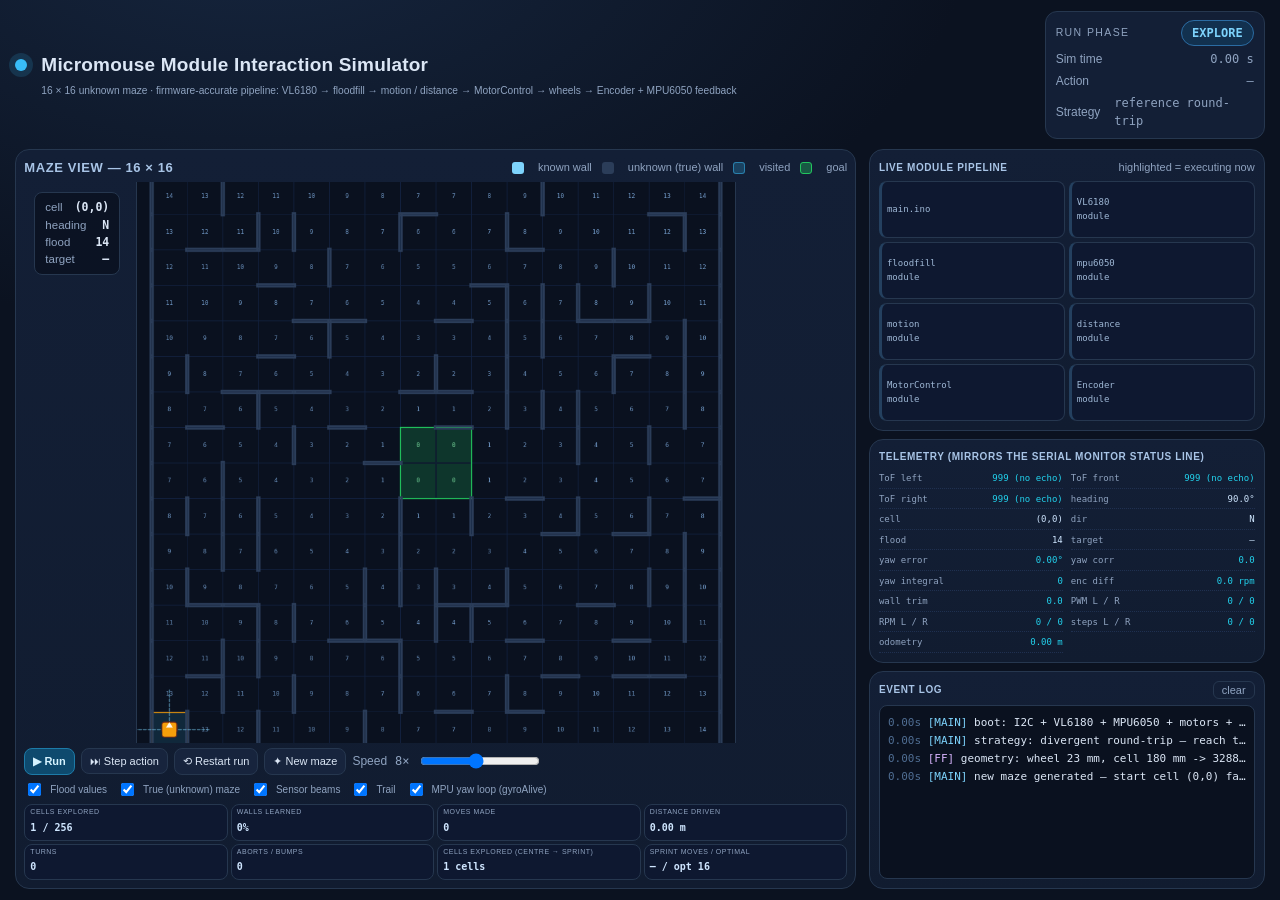
<file: index.html>
<!DOCTYPE html>
<html lang="en">
<head>
<meta charset="utf-8" />
<meta name="viewport" content="width=device-width, initial-scale=1" />
<title> Micromouse Module Interaction Simulator by (Olaito Adeyemi Damilola) </title>
<link rel="stylesheet" href="styles.css" />
</head>
<body>

<div id="bootError" class="boot-error" hidden></div>
<header class="topbar">
  <div class="brand">
    <span class="dot"></span>
    <div>
      <h1> Micromouse Module Interaction Simulator</h1>
      <p class="sub">16 &times; 16 unknown maze &middot; firmware-accurate pipeline: VL6180 &rarr; floodfill &rarr; motion / distance &rarr; MotorControl &rarr; wheels &rarr; Encoder + MPU6050 feedback</p>
    </div>
  </div>
  <div class="phasebox">
    <div class="phase-row">
      <span class="phase-label">RUN PHASE</span>
      <span id="phaseBadge" class="phase-badge">IDLE</span>
    </div>
    <div class="phase-row small">
      <span>Sim time</span><span id="simClock" class="mono">0.00 s</span>
    </div>
    <div class="phase-row small">
      <span>Action</span><span id="actionName" class="mono">–</span>
    </div>
    <div class="phase-row small">
      <span>Strategy</span><span id="strategyLabel" class="mono">reference round-trip</span>
    </div>
  </div>
</header>

<main class="layout">

  <!-- ======================= LEFT: MAZE + CONTROLS ======================= -->
  <section class="panel maze-panel">
    <div class="panel-head">
      <h2>Maze view — 16 &times; 16</h2>
      <div class="legend-inline">
        <span class="key k-known"></span>known wall
        <span class="key k-unknown"></span>unknown (true) wall
        <span class="key k-visited"></span>visited
        <span class="key k-goal"></span>goal
      </div>
    </div>

    <div class="canvas-wrap">
      <canvas id="mazeCanvas" width="900" height="900" aria-label="Micromouse maze simulation"></canvas>
      <div id="hud" class="hud">
        <div class="hud-row"><span>cell</span><b id="hudCell" class="mono">(0,0)</b></div>
        <div class="hud-row"><span>heading</span><b id="hudDir" class="mono">N</b></div>
        <div class="hud-row"><span>flood</span><b id="hudFlood" class="mono">–</b></div>
        <div class="hud-row"><span>target</span><b id="hudTarget" class="mono">–</b></div>
      </div>
    </div>

    <div class="controls">
      <button id="btnPlay" class="btn primary">▶ Run</button>
      <button id="btnStep" class="btn">⏭ Step action</button>
      <button id="btnReset" class="btn">⟲ Restart run</button>
      <button id="btnNewMaze" class="btn">✦ New maze</button>
      <label class="slider">
        Speed <span id="speedLabel" class="mono">8×</span>
        <input id="speedRange" type="range" min="1" max="16" step="1" value="8" />
      </label>
    </div>

    <div class="toggles">
      <label><input type="checkbox" id="showFlood" checked /> Flood values</label>
      <label><input type="checkbox" id="showTruth" checked /> True (unknown) maze</label>
      <label><input type="checkbox" id="showSensors" checked /> Sensor beams</label>
      <label><input type="checkbox" id="showTrail" checked /> Trail</label>
      <label title="Uncheck to reproduce the physical Grizzly, whose MPU is mounted so the gz yaw channel freezes: the motion module then leaves gyroAlive = false and runStraight() drives on the encoder equaliser + side-wall trim only.">
        <input type="checkbox" id="gyroAlive" checked /> MPU yaw loop (gyroAlive)</label>
    </div>

    <div class="stats">
      <div class="stat"><span>cells explored</span><b id="stCells">0 / 256</b></div>
      <div class="stat"><span>walls learned</span><b id="stWalls">0%</b></div>
      <div class="stat"><span>moves made</span><b id="stMoves">0</b></div>
      <div class="stat"><span>distance driven</span><b id="stDist">0.00 m</b></div>
      <div class="stat"><span>turns</span><b id="stTurns">0</b></div>
      <div class="stat"><span>aborts / bumps</span><b id="stAborts">0</b></div>
      <div class="stat"><span>cells explored (centre → sprint)</span><b id="stBefore">–</b></div>
      <div class="stat"><span>sprint moves / optimal</span><b id="stSprint">–</b></div>
    </div>
  </section>

  <!-- ======================= RIGHT: PIPELINE + TELEMETRY ================= -->
  <section class="side">

    <div class="panel">
      <div class="panel-head"><h2>Live module pipeline</h2><span class="hint">highlighted = executing now</span></div>
      <div id="pipeline" class="pipeline"></div>
    </div>

    <div class="panel">
      <div class="panel-head"><h2>Telemetry (mirrors the serial monitor status line)</h2></div>
      <div id="tel" class="telemetry"></div>
    </div>

    <div class="panel">
      <div class="panel-head"><h2>Event log</h2><button id="btnClearLog" class="mini">clear</button></div>
      <div id="log" class="log"></div>
    </div>

  </section>
</main>

<script src="js/maze.js"></script>
<script src="js/modules.js"></script>
<script src="js/solver.js"></script>
<script src="js/app.js"></script>
</body>
</html>
</file>
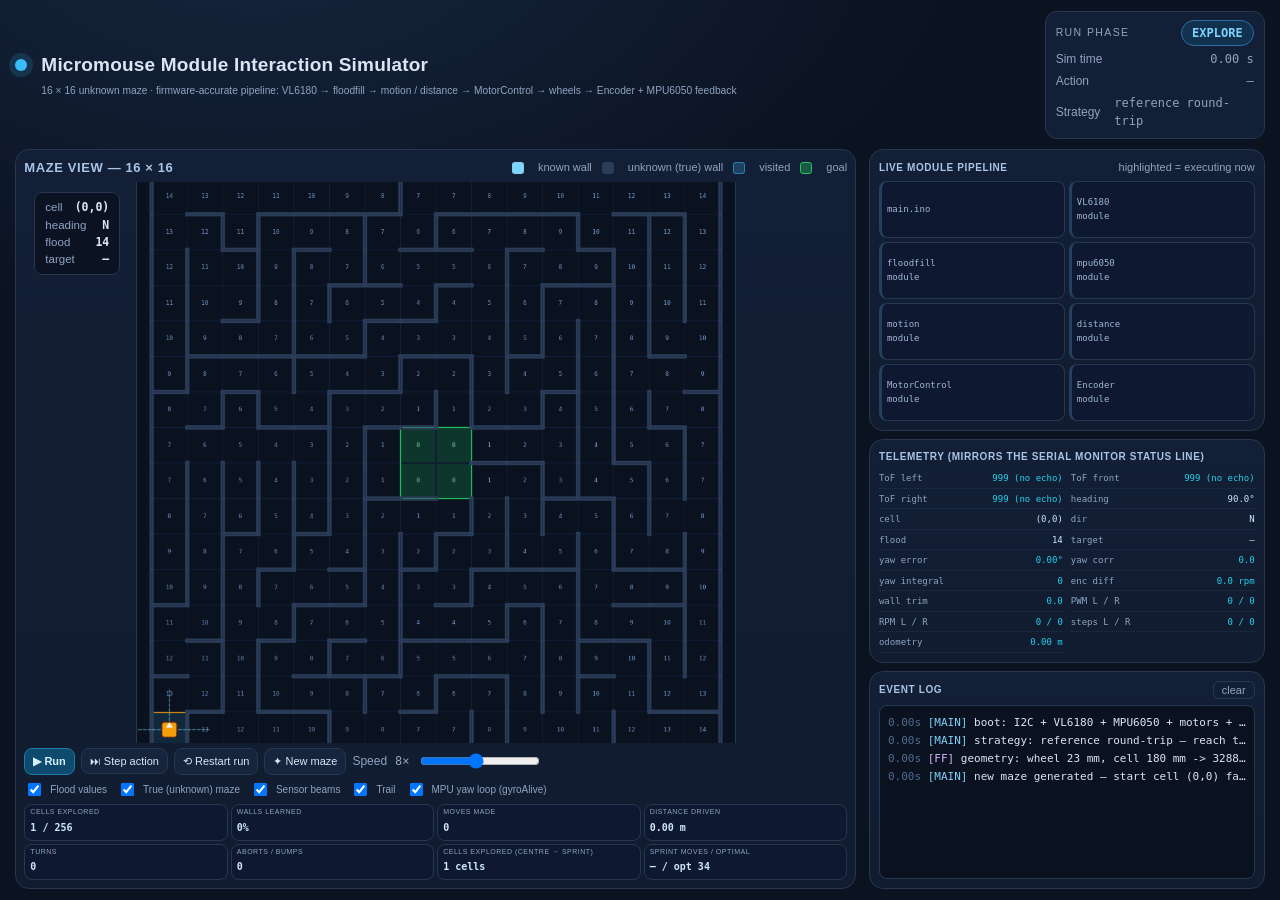
<file: micromouse-sim.html>
<!DOCTYPE html>
<html lang="en">
<head>
<meta charset="utf-8" />
<meta name="viewport" content="width=device-width, initial-scale=1" />
<title> Micromouse Module Interaction Simulator by (Olaito Adeyemi Damilola) </title>
<style>
:root {
  --bg: #0b1220;
  --bg2: #111c30;
  --panel: #131f36;
  --panel2: #17243d;
  --line: #26374f;
  --txt: #dbe6f5;
  --dim: #8fa3c0;
  --accent: #38bdf8;
  --accent2: #22d3ee;
  --ok: #22c55e;
  --warn: #f59e0b;
  --bad: #f43f5e;
  --mouse: #f59e0b;
  --mono: ui-monospace, SFMono-Regular, Menlo, Consolas, monospace;
}

* { box-sizing: border-box; }

body {
  margin: 0;
  background: radial-gradient(1200px 700px at 20% -10%, #16263f 0%, var(--bg) 60%);
  color: var(--txt);
  font: 14px/1.5 "Segoe UI", Roboto, Helvetica, Arial, sans-serif;
  padding: 18px 20px 40px;
}

.mono { font-family: var(--mono); }
code { font-family: var(--mono); background: #0e1830; padding: 1px 5px; border-radius: 4px; color: #a5d8ff; }

/* ---------------- top bar ---------------- */
.topbar {
  display: flex; justify-content: space-between; align-items: center; gap: 20px;
  flex-wrap: wrap; margin-bottom: 16px;
}
.brand { display: flex; gap: 14px; align-items: flex-start; }
.brand .dot {
  width: 12px; height: 12px; border-radius: 50%; margin-top: 8px;
  background: var(--accent); box-shadow: 0 0 0 6px rgba(56,189,248,.15);
  animation: pulse 2.4s infinite;
}
@keyframes pulse { 0%,100% { box-shadow: 0 0 0 4px rgba(56,189,248,.18);} 50% { box-shadow: 0 0 0 10px rgba(56,189,248,.05);} }
.topbar h1 { margin: 0; font-size: 19px; letter-spacing: .2px; }
.topbar .sub { margin: 4px 0 0; color: var(--dim); font-size: 12.5px; max-width: 900px; }

.phasebox {
  background: var(--panel); border: 1px solid var(--line); border-radius: 12px;
  padding: 10px 14px; min-width: 240px;
}
.phase-row { display: flex; justify-content: space-between; gap: 14px; align-items: center; }
.phase-row.small { font-size: 12px; color: var(--dim); margin-top: 4px; }
.phase-label { font-size: 10.5px; letter-spacing: 1.4px; color: var(--dim); }
.phase-badge {
  font-family: var(--mono); font-size: 12px; font-weight: 700; padding: 3px 10px; border-radius: 999px;
  background: #1e3a5f; color: #bfe6ff; border: 1px solid #2f5f8f;
}
.phase-badge.EXPLORE { background: #12314f; color: #7dd3fc; border-color: #2b6ca3; }
.phase-badge.RETURN  { background: #3a2a12; color: #fcd34d; border-color: #8a6318; }
.phase-badge.SPEED   { background: #123a25; color: #86efac; border-color: #1f7a4c; }
.phase-badge.DONE    { background: #2a1540; color: #d8b4fe; border-color: #6d28d9; }

/* ---------------- layout ---------------- */
.layout { display: grid; grid-template-columns: minmax(560px, 1fr) minmax(400px, 460px); gap: 16px; align-items: start; }
@media (max-width: 1180px) { .layout { grid-template-columns: 1fr; } }

.panel {
  background: linear-gradient(180deg, var(--panel) 0%, var(--bg2) 100%);
  border: 1px solid var(--line); border-radius: 14px; padding: 14px 16px 16px;
}
.panel.wide { margin-top: 16px; }
.panel-head { display: flex; align-items: center; justify-content: space-between; gap: 10px; margin-bottom: 10px; }
.panel-head h2 { margin: 0; font-size: 13px; letter-spacing: .6px; text-transform: uppercase; color: #a8c4e6; }
.hint { font-size: 11px; color: var(--dim); }
.side { display: flex; flex-direction: column; gap: 16px; }

/* ---------------- maze ---------------- */
.canvas-wrap { position: relative; display: flex; justify-content: center; }
canvas#mazeCanvas {
  width: 100%; max-width: 720px; height: auto; aspect-ratio: 1/1;
  background: #0a111f; border: 1px solid var(--line); border-radius: 10px;
}
.hud {
  position: absolute; top: 10px; left: 10px; background: rgba(10,17,31,.82);
  border: 1px solid var(--line); border-radius: 8px; padding: 6px 10px; font-size: 11.5px;
}
.hud-row { display: flex; justify-content: space-between; gap: 12px; }
.hud-row span { color: var(--dim); }

.legend-inline { font-size: 11px; color: var(--dim); display: flex; gap: 10px; align-items: center; flex-wrap: wrap; }
.key { display: inline-block; width: 12px; height: 12px; border-radius: 3px; margin-right: 4px; vertical-align: -2px; }
.k-known { background: #7dd3fc; }
.k-unknown { background: #2b3d59; }
.k-visited { background: rgba(56,189,248,.22); border: 1px solid rgba(56,189,248,.5); }
.k-goal { background: rgba(34,197,94,.35); border: 1px solid #22c55e; }

.controls { display: flex; gap: 8px; flex-wrap: wrap; align-items: center; margin-top: 12px; }
.btn {
  background: var(--panel2); color: var(--txt); border: 1px solid var(--line);
  padding: 7px 12px; border-radius: 8px; cursor: pointer; font-size: 12.5px;
}
.btn:hover { border-color: #3d5d85; background: #1b2c47; }
.btn.primary { background: #0e4a6e; border-color: #1d7ba8; color: #d6f3ff; font-weight: 600; }
.btn.primary:hover { background: #11608f; }
.mini { background: none; border: 1px solid var(--line); color: var(--dim); border-radius: 6px; font-size: 11px; padding: 2px 8px; cursor: pointer; }
.slider { display: flex; align-items: center; gap: 8px; font-size: 12px; color: var(--dim); }
.slider input { width: 120px; }
.slider select {
  background: var(--panel2); color: var(--txt); border: 1px solid var(--line);
  border-radius: 8px; padding: 6px 8px; font-size: 12px; cursor: pointer; max-width: 320px;
}
.slider select:hover { border-color: #3d5d85; background: #1b2c47; }

.toggles { display: flex; gap: 16px; flex-wrap: wrap; margin-top: 10px; font-size: 12px; color: var(--dim); }
.toggles label { display: flex; gap: 6px; align-items: center; cursor: pointer; }

.stats { display: grid; grid-template-columns: repeat(3, 1fr); gap: 8px; margin-top: 12px; }
.stat { background: #0e1830; border: 1px solid var(--line); border-radius: 8px; padding: 7px 10px; }
.stat span { display: block; font-size: 10.5px; color: var(--dim); text-transform: uppercase; letter-spacing: .5px; }
.stat b { font-family: var(--mono); font-size: 14px; color: #cfe6ff; }

/* ---------------- pipeline ---------------- */
.pipeline { display: flex; flex-direction: column; gap: 4px; }
.pcard {
  display: grid; grid-template-columns: 150px 1fr; gap: 10px; align-items: center;
  background: #0e1830; border: 1px solid var(--line); border-left: 3px solid #24405f;
  border-radius: 8px; padding: 6px 10px; transition: background .15s, border-color .15s, box-shadow .15s;
}
.pcard .pname { font-family: var(--mono); font-size: 11.5px; color: #9fb8d6; }
.pcard .pmsg { font-family: var(--mono); font-size: 11px; color: var(--dim); min-height: 15px; }
.pcard.active {
  background: #12314f; border-color: #2f7fb5; border-left-color: var(--accent);
  box-shadow: 0 0 0 1px rgba(56,189,248,.25), 0 0 18px rgba(56,189,248,.12);
}
.pcard.active .pname { color: #e6f6ff; }
.pcard.active .pmsg { color: #bfe6ff; }
.pcard.turn.active { border-left-color: var(--warn); box-shadow: 0 0 18px rgba(245,158,11,.14); }
.pcard.drive.active { border-left-color: var(--ok); box-shadow: 0 0 18px rgba(34,197,94,.14); }
.parrow { text-align: center; color: #35506f; font-size: 11px; line-height: 8px; }
.parrow.hot { color: var(--accent); }

/* ---------------- telemetry ---------------- */
.telemetry { display: grid; grid-template-columns: 1fr 1fr; gap: 4px 12px; font-family: var(--mono); font-size: 11.5px; }
.tel-row { display: flex; justify-content: space-between; gap: 8px; border-bottom: 1px dotted #1f3050; padding: 2px 0; }
.tel-row span { color: var(--dim); }
.tel-row b { color: #cfe6ff; font-weight: 500; }
.tel-row b.hi { color: var(--accent2); }
.tel-row b.warn { color: var(--warn); }

/* ---------------- boot error banner ---------------- */
.boot-error {
  margin: 10px 14px 0; padding: 10px 14px; border-radius: 8px;
  background: #3b0d16; border: 1px solid var(--bad); color: #fecdd3;
  font-family: var(--mono); font-size: 12px; white-space: pre-wrap;
}

/* ---------------- log ---------------- */
.log {
  height: 190px; overflow-y: auto; background: #0a111f; border: 1px solid var(--line);
  border-radius: 8px; padding: 8px; font-family: var(--mono); font-size: 11px; line-height: 1.65;
}
.log div { white-space: nowrap; overflow: hidden; text-overflow: ellipsis; }
.log .t { color: #4f6d92; }
.log .m { color: #7dd3fc; }
.log .m.MOTION { color: var(--warn); }
.log .m.DRIVE { color: var(--ok); }
.log .m.FF { color: #d8b4fe; }
.log .m.MPU, .log .m.ENC { color: #93c5fd; }
.log .m.WARN { color: var(--bad); }

/* ---------------- module table ---------------- */
.modtable { display: flex; flex-direction: column; gap: 2px; }
.modrow {
  display: grid; grid-template-columns: 170px 1fr 260px; gap: 14px;
  padding: 8px 10px; border-radius: 8px; font-size: 12.3px; align-items: start;
}
.modrow:nth-child(odd) { background: #0e1830; }
.modrow.head { background: none; color: var(--dim); font-size: 10.5px; letter-spacing: 1px; text-transform: uppercase; }
.modrow span:first-child { color: #a5d8ff; font-family: var(--mono); }
.modrow span:nth-child(2) { color: #c6d6ea; }
.modrow span:nth-child(3) { color: var(--dim); font-size: 11.5px; }
.note { color: var(--dim); font-size: 12px; margin: 12px 2px 0; }
@media (max-width: 900px) { .modrow { grid-template-columns: 1fr; } }

html, body { width: 100%; height: 100%; min-height: 0; }
html { overflow: hidden; }
body {
  height: 100vh;
  height: 100dvh;
  display: grid;
  grid-template-rows: auto minmax(0, 1fr);
  gap: 10px;
  overflow: hidden;
  padding: clamp(8px, 1.2vh, 16px) clamp(8px, 1.2vw, 18px);
}
.topbar { min-width: 0; flex-wrap: nowrap; gap: 12px; margin: 0; }
.brand { min-width: 0; }
.brand > div { min-width: 0; }
.topbar .sub { font-size: clamp(9px, .8vw, 12px); }
.phasebox { flex: 0 0 220px; min-width: 0; padding: 8px 10px; }
.layout {
  min-width: 0;
  min-height: 0;
  grid-template-columns: minmax(0, 1.7fr) minmax(300px, .8fr);
  gap: clamp(8px, 1vw, 14px);
  align-items: stretch;
}
.maze-panel {
  display: grid;
  grid-template-rows: auto minmax(0, 1fr) auto auto auto;
  gap: 5px;
  min-width: 0;
  min-height: 0;
  padding: 8px;
}
.maze-panel .panel-head { margin: 0; }
.canvas-wrap { min-height: 0; align-items: center; overflow: hidden; }
canvas#mazeCanvas {
  width: min(100%, calc(100dvh - 300px), 900px);
  height: auto;
  aspect-ratio: 1 / 1;
  max-width: 900px;
  max-height: none;
  object-fit: contain;
}
.controls, .toggles, .stats { min-width: 0; margin-top: 0; }
.controls { gap: 6px; }
.btn { padding: 6px 8px; font-size: 11px; }
.toggles { gap: 4px 10px; font-size: 10px; }
.stats { grid-template-columns: repeat(4, minmax(0, 1fr)); gap: 3px; }
.stat { min-width: 0; padding: 3px 5px; }
.stat span { font-size: 7px; line-height: 1.1; }
.stat b { font-size: 10px; }
.side {
  display: grid;
  grid-template-rows: minmax(0, 1.1fr) auto minmax(0, .85fr);
  min-width: 0;
  min-height: 0;
  gap: 8px;
}
.side > .panel { min-width: 0; min-height: 0; padding: 9px; }
.side > .panel:first-child, .side > .panel:last-child {
  display: grid;
  grid-template-rows: auto minmax(0, 1fr);
}
.side > .panel:last-child { overflow: hidden; }
.side .panel-head { margin-bottom: 6px; }
.side .panel-head h2 { font-size: 10px; }
.pipeline { display: grid; grid-template-columns: repeat(2, minmax(0, 1fr)); gap: 4px; }
.parrow { display: none; }
.pcard { grid-template-columns: minmax(0, .8fr) minmax(0, 1.2fr); gap: 5px; padding: 5px; }
.pcard .pname, .pcard .pmsg { min-width: 0; font-size: 9px; overflow-wrap: anywhere; }
.pcard .pmsg { min-height: 0; }
.telemetry { gap: 2px 8px; font-size: 9px; }
.tel-row { min-width: 0; gap: 4px; }
.tel-row span, .tel-row b { overflow-wrap: anywhere; }
.log { height: auto; min-height: 0; }
.pipeline, .telemetry { min-height: 0; overflow: auto; }

@media (max-width: 700px) {
  body { gap: 6px; padding: 6px; }
  .topbar { gap: 6px; }
  .brand { gap: 8px; }
  .brand .dot { flex: 0 0 8px; width: 8px; height: 8px; margin-top: 5px; }
  .topbar h1 { font-size: clamp(11px, 3.4vw, 17px); }
  .topbar .sub { font-size: 8px; line-height: 1.2; }
  .phasebox { flex-basis: 145px; padding: 5px 6px; }
  .phase-row { gap: 4px; }
  .phase-row.small { font-size: 9px; margin-top: 2px; }
  .phase-label { font-size: 8px; }
  .phase-badge { font-size: 9px; padding: 2px 6px; }
  .layout { grid-template-columns: minmax(0, 1.45fr) minmax(140px, .75fr); gap: 5px; }
  .maze-panel { gap: 5px; padding: 6px; }
  .panel-head h2 { font-size: 9px; }
  .legend-inline { gap: 3px; font-size: 7px; }
  .key { width: 7px; height: 7px; margin-right: 1px; }
  .controls { gap: 3px; }
  .btn { padding: 4px; font-size: 8px; }
  .slider { gap: 3px; font-size: 8px; }
  .slider input { width: 54px; }
  .toggles { gap: 2px 4px; font-size: 7px; }
  .toggles label { gap: 2px; }
  .toggles input { margin: 0; }
  .stats { grid-template-columns: repeat(2, minmax(0, 1fr)); gap: 3px; }
  .stat { padding: 3px; }
  .stat span { font-size: 6px; }
  .stat b { font-size: 8px; }
  .side { grid-template-rows: minmax(0, 1fr) auto minmax(70px, .7fr); gap: 5px; }
  .side > .panel { padding: 5px; }
  .side .panel-head h2 { font-size: 8px; }
  .hint { font-size: 7px; }
  .pipeline { grid-template-columns: 1fr; gap: 2px; }
  .pcard { grid-template-columns: 1fr 1.1fr; gap: 2px; padding: 3px; }
  .pcard .pname, .pcard .pmsg { font-size: 7px; }
  .telemetry { grid-template-columns: 1fr; font-size: 7px; }
  .log { padding: 4px; font-size: 7px; line-height: 1.25; }
}

@media (max-height: 650px) {
  body { gap: 5px; padding-top: 5px; padding-bottom: 5px; }
  .topbar h1 { font-size: 15px; }
  .topbar .sub { display: none; }
  .phasebox {
    display: grid;
    grid-template-columns: minmax(0, 1fr);
    gap: 2px 8px;
    padding: 4px 8px;
  }
  .phase-row { grid-column: 1 / -1; }
  .phase-row.small { margin-top: 1px; }
  .maze-panel { gap: 4px; padding: 6px; }
  .controls { flex-wrap: nowrap; gap: 3px; }
  .btn { padding: 4px 6px; }
  .toggles { flex-wrap: nowrap; gap: 2px 6px; }
  .toggles label { white-space: nowrap; }
  .side { gap: 4px; }
  .side { grid-template-rows: minmax(0, 1.1fr) minmax(0, 1fr) minmax(0, .75fr); }
  .side > .panel { padding: 6px; }
  .pipeline { gap: 2px; }
  .pipeline { grid-template-columns: repeat(2, minmax(0, 1fr)); }
  .pcard { padding: 3px 5px; }
  .telemetry { grid-template-columns: repeat(2, minmax(0, 1fr)); }
  .log { font-size: 9px; }
}

@media (max-height: 650px) and (max-width: 700px) {
  .controls, .toggles { flex-wrap: wrap; }
  .toggles label { white-space: normal; }
}

</style>
</head>
<body>

<div id="bootError" class="boot-error" hidden></div>
<header class="topbar">
  <div class="brand">
    <span class="dot"></span>
    <div>
      <h1> Micromouse Module Interaction Simulator</h1>
      <p class="sub">16 &times; 16 unknown maze &middot; firmware-accurate pipeline: VL6180 &rarr; floodfill &rarr; motion / distance &rarr; MotorControl &rarr; wheels &rarr; Encoder + MPU6050 feedback</p>
    </div>
  </div>
  <div class="phasebox">
    <div class="phase-row">
      <span class="phase-label">RUN PHASE</span>
      <span id="phaseBadge" class="phase-badge">IDLE</span>
    </div>
    <div class="phase-row small">
      <span>Sim time</span><span id="simClock" class="mono">0.00 s</span>
    </div>
    <div class="phase-row small">
      <span>Action</span><span id="actionName" class="mono">–</span>
    </div>
    <div class="phase-row small">
      <span>Strategy</span><span id="strategyLabel" class="mono">reference round-trip</span>
    </div>
  </div>
</header>

<main class="layout">

  <section class="panel maze-panel">
    <div class="panel-head">
      <h2>Maze view — 16 &times; 16</h2>
      <div class="legend-inline">
        <span class="key k-known"></span>known wall
        <span class="key k-unknown"></span>unknown (true) wall
        <span class="key k-visited"></span>visited
        <span class="key k-goal"></span>goal
      </div>
    </div>

    <div class="canvas-wrap">
      <canvas id="mazeCanvas" width="900" height="900" aria-label="Micromouse maze simulation"></canvas>
      <div id="hud" class="hud">
        <div class="hud-row"><span>cell</span><b id="hudCell" class="mono">(0,0)</b></div>
        <div class="hud-row"><span>heading</span><b id="hudDir" class="mono">N</b></div>
        <div class="hud-row"><span>flood</span><b id="hudFlood" class="mono">–</b></div>
        <div class="hud-row"><span>target</span><b id="hudTarget" class="mono">–</b></div>
      </div>
    </div>

    <div class="controls">
      <button id="btnPlay" class="btn primary">▶ Run</button>
      <button id="btnStep" class="btn">⏭ Step action</button>
      <button id="btnReset" class="btn">⟲ Restart run</button>
      <button id="btnNewMaze" class="btn">✦ New maze</button>
      <label class="slider">
        Speed <span id="speedLabel" class="mono">8×</span>
        <input id="speedRange" type="range" min="1" max="16" step="1" value="8" />
      </label>
    </div>

    <div class="toggles">
      <label><input type="checkbox" id="showFlood" checked /> Flood values</label>
      <label><input type="checkbox" id="showTruth" checked /> True (unknown) maze</label>
      <label><input type="checkbox" id="showSensors" checked /> Sensor beams</label>
      <label><input type="checkbox" id="showTrail" checked /> Trail</label>
      <label title="Uncheck to reproduce the physical Grizzly, whose MPU is mounted so the gz yaw channel freezes: the motion module then leaves gyroAlive = false and runStraight() drives on the encoder equaliser + side-wall trim only.">
        <input type="checkbox" id="gyroAlive" checked /> MPU yaw loop (gyroAlive)</label>
    </div>

    <div class="stats">
      <div class="stat"><span>cells explored</span><b id="stCells">0 / 256</b></div>
      <div class="stat"><span>walls learned</span><b id="stWalls">0%</b></div>
      <div class="stat"><span>moves made</span><b id="stMoves">0</b></div>
      <div class="stat"><span>distance driven</span><b id="stDist">0.00 m</b></div>
      <div class="stat"><span>turns</span><b id="stTurns">0</b></div>
      <div class="stat"><span>aborts / bumps</span><b id="stAborts">0</b></div>
      <div class="stat"><span>cells explored (centre → sprint)</span><b id="stBefore">–</b></div>
      <div class="stat"><span>sprint moves / optimal</span><b id="stSprint">–</b></div>
    </div>
  </section>

  <section class="side">
    <div class="panel">
      <div class="panel-head"><h2>Live module pipeline</h2><span class="hint">highlighted = executing now</span></div>
      <div id="pipeline" class="pipeline"></div>
    </div>
    <div class="panel">
      <div class="panel-head"><h2>Telemetry (mirrors the serial monitor status line)</h2></div>
      <div id="tel" class="telemetry"></div>
    </div>
    <div class="panel">
      <div class="panel-head"><h2>Event log</h2><button id="btnClearLog" class="mini">clear</button></div>
      <div id="log" class="log"></div>
    </div>
  </section>

</main>

<script>
/* ===== js/maze.js ===== */
/* ============================================================================
   maze.js — 16x16 maze model, wall geometry and VL6180 ray-cast sensor physics
   ----------------------------------------------------------------------------
   Grid convention (identical to the floodfill module):
     index = row * 16 + col,  row 0 / col 0 = bottom-left corner (the start cell)
     direction bits: 0 = N (row+1), 1 = E (col+1), 2 = S (row-1), 3 = W (col-1)
   ========================================================================== */

const MAZE_N = 16;            // 16 x 16 cells
const CELL_MM = 180.0;        // cell pitch (firmware uses 168 mm for its 8x8 maze)
const WALL_T_MM = 12.0;       // wall thickness
const HALF_T = WALL_T_MM / 2;

const DIR_N = 0, DIR_E = 1, DIR_S = 2, DIR_W = 3;
const DIR_NAME = ['N', 'E', 'S', 'W'];
const DIR_DR = [1, 0, -1, 0];   // N increases the row index
const DIR_DC = [0, 1, 0, -1];
const DIR_ANGLE = [90, 0, 270, 180];   // degrees CCW from +x (East). N = +y = 90 deg

const idx = (r, c) => r * MAZE_N + c;
const rowOf = (i) => Math.floor(i / MAZE_N);
const colOf = (i) => i % MAZE_N;

/* --------------------------- maze generation ------------------------------ */

function makeMaze(seed) {
  let s = (seed === undefined) ? (Math.random() * 1e9) | 0 : seed;
  const rnd = () => { // xorshift — reproducible mazes
    s ^= s << 13; s ^= s >>> 17; s ^= s << 5; s |= 0;
    return ((s >>> 0) % 100000) / 100000;
  };

  const walls = new Uint8Array(MAZE_N * MAZE_N);   // bitmask per cell
  const visited = new Uint8Array(MAZE_N * MAZE_N);
  const clearWall = (r, c, d) => {
    const nr = r + DIR_DR[d], nc = c + DIR_DC[d];
    walls[idx(r, c)] &= ~(1 << d);
    if (nr >= 0 && nr < MAZE_N && nc >= 0 && nc < MAZE_N) walls[idx(nr, nc)] &= ~(1 << ((d + 2) % 4));
  };

  // start with every wall up, carve with randomised DFS
  walls.fill(0x0F);
  const stack = [[0, 0]];
  visited[idx(0, 0)] = 1;
  while (stack.length) {
    const [r, c] = stack[stack.length - 1];
    const cand = [];
    for (let d = 0; d < 4; d++) {
      const nr = r + DIR_DR[d], nc = c + DIR_DC[d];
      if (nr >= 0 && nr < MAZE_N && nc >= 0 && nc < MAZE_N && !visited[idx(nr, nc)]) cand.push(d);
    }
    if (!cand.length) { stack.pop(); continue; }
    const d = cand[(rnd() * cand.length) | 0];
    const nr = r + DIR_DR[d], nc = c + DIR_DC[d];
    clearWall(r, c, d);
    visited[idx(nr, nc)] = 1;
    stack.push([nr, nc]);
  }

  // --- goal block: the four centre cells, opened internally ---------------
  const G = [[7, 7], [7, 8], [8, 7], [8, 8]];
  clearWall(7, 7, DIR_E);          // (7,7)-(7,8)
  clearWall(8, 7, DIR_E);          // (8,7)-(8,8)
  clearWall(7, 7, DIR_N);          // (7,7)-(8,7)
  clearWall(7, 8, DIR_N);          // (7,8)-(8,8)
  // guarantee at least two entrances into the goal block
  const entrances = [
    [7, 7, DIR_S], [8, 7, DIR_S], [7, 7, DIR_W], [8, 7, DIR_W],
    [7, 8, DIR_E], [8, 8, DIR_E], [8, 7, DIR_N], [8, 8, DIR_N]
  ];
  for (let k = 0; k < 2; k++) {
    const pick = entrances.splice((rnd() * entrances.length) | 0, 1)[0];
    if (pick) clearWall(pick[0], pick[1], pick[2]);
  }

  // a few extra loops make the maze less "perfect" and the flood fill more interesting
  const extra = 14;
  for (let k = 0; k < extra; k++) {
    const r = (rnd() * MAZE_N) | 0, c = (rnd() * MAZE_N) | 0, d = (rnd() * 4) | 0;
    const nr = r + DIR_DR[d], nc = c + DIR_DC[d];
    if (nr < 0 || nr >= MAZE_N || nc < 0 || nc >= MAZE_N) continue;
    clearWall(r, c, d);
  }

  return { walls, seedN: s, goal: G.map(([r, c]) => idx(r, c)) };
}

/* --------------------------- wall rectangles ------------------------------ */
/* Each wall is an axis-aligned rectangle used both for drawing and for the
   sensor ray cast (slab intersection). Units: mm, world origin = maze corner. */

function wallRects(walls, filterKnown) {
  const rects = [];
  const N = MAZE_N;
  for (let r = 0; r < N; r++) {
    for (let c = 0; c < N; c++) {
      const m = walls[idx(r, c)];
      const x0 = c * CELL_MM, x1 = x0 + CELL_MM;
      const y0 = r * CELL_MM, y1 = y0 + CELL_MM;
      // N wall (top edge of the cell)
      if (m & (1 << DIR_N)) rects.push([x0 - HALF_T, y1 - HALF_T, x1 + HALF_T, y1 + HALF_T, idx(r, c), DIR_N]);
      // E wall
      if (m & (1 << DIR_E)) rects.push([x1 - HALF_T, y0 - HALF_T, x1 + HALF_T, y1 + HALF_T, idx(r, c), DIR_E]);
      // perimeter S / W only on the boundary rows/cols (avoids duplicates)
      if (r === 0 && (m & (1 << DIR_S))) rects.push([x0 - HALF_T, y0 - HALF_T, x1 + HALF_T, y0 + HALF_T, idx(r, c), DIR_S]);
      if (c === 0 && (m & (1 << DIR_W))) rects.push([x0 - HALF_T, y0 - HALF_T, x0 + HALF_T, y1 + HALF_T, idx(r, c), DIR_W]);
    }
  }
  if (filterKnown) return rects.filter(([, , , , ci, d]) => filterKnown[ci] & (1 << d));
  return rects;
}

/* ------------------------------ ray cast ---------------------------------- */
/* Nearest hit distance (mm) along a unit ray, or Infinity when nothing is hit.
   Slab method against an axis-aligned rectangle. */
function rayRect(px, py, dx, dy, rect) {
  let tmin = 0, tmax = Infinity;
  // x slab
  if (Math.abs(dx) < 1e-9) {
    if (px < rect[0] || px > rect[2]) return Infinity;
  } else {
    let t1 = (rect[0] - px) / dx, t2 = (rect[2] - px) / dx;
    if (t1 > t2) { const t = t1; t1 = t2; t2 = t; }
    tmin = Math.max(tmin, t1); tmax = Math.min(tmax, t2);
    if (tmin > tmax) return Infinity;
  }
  // y slab
  if (Math.abs(dy) < 1e-9) {
    if (py < rect[1] || py > rect[3]) return Infinity;
  } else {
    let t1 = (rect[1] - py) / dy, t2 = (rect[3] - py) / dy;
    if (t1 > t2) { const t = t1; t1 = t2; t2 = t; }
    tmin = Math.max(tmin, t1); tmax = Math.min(tmax, t2);
    if (tmin > tmax) return Infinity;
  }
  return tmin;
}

const VL6180_MAX_MM = 200;   // sensor specification used by readsingleSensor()

/* Cast one sensor beam and return the VL6180-style reading:
   millimetres to the wall surface, or 999 when there is no echo inside 200 mm. */
function castSensor(px, py, angleDeg, rects, noise) {
  const a = angleDeg * Math.PI / 180;
  const dx = Math.cos(a), dy = Math.sin(a);
  let best = Infinity;
  for (let i = 0; i < rects.length; i++) {
    const t = rayRect(px, py, dx, dy, rects[i]);
    if (t < best) best = t;
  }
  if (!isFinite(best) || best > VL6180_MAX_MM) return 999;
  let d = best + (noise ? (Math.random() * 2 - 1) * noise : 0);
  if (d < 0) d = 0;
  return Math.round(d);
}

/* --------------------------- body / collision ----------------------------- */
/* Wall contact for the circular chassis (radius rb): push the body out of any
   wall rectangle it overlaps and project the attempted displacement (nx-px,
   ny-py) onto the wall, so a car that touches a wall scrapes ALONG it instead of
   sticking to it. Returns the corrected position and whether contact happened. */
function resolveCollision(px, py, nx, ny, rb, rects) {
  let bumped = false;
  let vx = nx - px, vy = ny - py;
  for (let k = 0; k < 2; k++) {          // two relaxation passes
    for (let i = 0; i < rects.length; i++) {
      const [x0, y0, x1, y1] = rects[i];
      if (x0 > px + rb || x1 < px - rb || y0 > py + rb || y1 < py - rb) continue;  // far away
      const cx = Math.max(x0, Math.min(px, x1));
      const cy = Math.max(y0, Math.min(py, y1));
      let dx = px - cx, dy = py - cy;
      let d2 = dx * dx + dy * dy;
      if (d2 >= rb * rb) continue;
      bumped = true;
      let d = Math.sqrt(d2);
      if (d < 1e-6) {                     // centre inside the rectangle: push out on the shallow axis
        const cxr = (x0 + x1) / 2, cyr = (y0 + y1) / 2;
        const ox = (x1 - x0) / 2 + rb - Math.abs(px - cxr);
        const oy = (y1 - y0) / 2 + rb - Math.abs(py - cyr);
        if (ox < oy) { px = (px < cxr) ? x0 - rb : x1 + rb; dx = (px < cxr) ? -1 : 1; dy = 0; }
        else { py = (py < cyr) ? y0 - rb : y1 + rb; dx = 0; dy = (py < cyr) ? -1 : 1; }
        d = 1;
      }
      const nxu = dx / d, nyu = dy / d;
      px += nxu * (rb - d);
      py += nyu * (rb - d);
      const into = vx * nxu + vy * nyu;   // negative = moving into the wall
      if (into < 0) { vx -= nxu * into; vy -= nyu * into; }   // slide along it
    }
  }
  return { x: px + vx, y: py + vy, bumped };
}


/* ===== js/modules.js ===== */
/* ============================================================================
   modules.js — JavaScript twins of the Grizzly firmware modules
   ----------------------------------------------------------------------------
   VL6180 module   : time-of-flight ranging (readsingleSensor / readallSensor)
   mpu6050 module  : readangle() + mounting-independent gravity-axis heading
   Encoder module  : quadrature odometry, wheel RPM
   MotorControl    : TB6612FNG H-bridge, signed PWM -> wheels
   distance module : runStraight()  (soft start + P/I yaw + encoder match + trim)
   motion module   : turnLeft90 / turnRight90 / turn180PivotLeft
   All constants below are the values compiled into the firmware.
   ========================================================================== */

const WHEEL_DIAMETER_MM = 23.0;                        // floodfill module
const WHEEL_CIRC_MM = Math.PI * WHEEL_DIAMETER_MM;
const PULSES_PER_WHEEL_REV = 1320;                     // Encoder module ENCODER_PPR
const STEPS_PER_CELL = Math.round(CELL_MM / WHEEL_CIRC_MM * PULSES_PER_WHEEL_REV);
const STEPS_PER_MM = STEPS_PER_CELL / CELL_MM;
const WHEELBASE_MM = 90.0;                             // chassis track width (sim only)
const BODY_R_MM = 42.0;                                // chassis radius (sim only)
const PWM_STALL = 35;                                  // PWM below which the motors do not turn
const MM_PER_S_PER_PWM = 2.0;                          // sim plant: 150 PWM -> 300 mm/s
const LEFT_MOTOR_TRIM = 0.955;                         // motor asymmetry the P/I loop must cancel

// distance module straight-line controller constants
const TARGET_SPEED = 150;
const YAW_TOLERANCE = 0.5;
const YAW_CORRECTION_GAIN = 2.5;
const ENCODER_CORRECTION_GAIN = 1.0;
const MAX_ENCODER_CORRECTION = 30.0;
const TURN_RECAPTURE_ANGLE = 45.0;
const MAX_YAW_CORRECTION = 50.0;
const YAW_INTEGRAL_GAIN = 0.08;
const MAX_YAW_INTEGRAL = 500.0;
const MIN_POWER = 60, MAX_POWER = 200;
const RAMP = 5.0;                                      // PWM units per loop call (soft start)

// motion module turn constants
const TURN_90_LEFT_MS = 1070, TURN_90_RIGHT_MS = 1285, TURN_180_MS = 1000;
const TURN_TIMEOUT_MS = 3000;
const TURN_HEADING_ALIVE_DEG = 2.0;
const TURN_SLOW_START_DEG = 45.0;
const TURN_MIN_PIVOT_PWM = 65.0;
// The firmware stops a pivot within 5 deg of the target heading; on a 180 mm
// cell that alone leaves ~15 mm of lateral error per cell, which a 16x16 run
// cannot absorb. Tightened to 2 deg so the yaw loop lands on the heading.
const TURN_STOP_TOL_DEG = 2.0;
const TURN_SPEED = 150;

// Wall thresholds (VL6180 module). The front value is the firmware's. The side
// value is raised from 90 mm to 120 mm for the 16x16 geometry: a centred car
// reads 84 mm to a side wall, so 90 mm only tolerates a 6 mm offset, while a
// single-wheel pivot leaves the chassis up to ~45 mm off the corridor centre.
// An open side is never ambiguous — the beam then runs on to the wall two cells
// away (264 mm) and returns "no echo" (999) — so 120 mm cannot false-trigger.
const WALL_FRONT_MM = 130;
const WALL_SIDE_MM = 120;

// Front-abort arming (floodfill module). FRONT_ABORT_ARM_STEPS is the firmware's
// quarter-cell delay. POLL_STOP_REMAIN is widened from the firmware's 60 mm to
// 100 mm: the firmware's margin assumes the car starts every segment exactly on
// the cell centre, while dead-reckoned travel leaves it up to ~25 mm off. With
// 100 mm the poll always ends while the far wall of the destination cell is
// still >160 mm away, so only a genuine unexpected wall (which appears at the
// current cell's boundary, ~90 mm ahead at the start) can trip the abort.
const FRONT_POLL_STOP_MM = 100;

// floodfill module wall-centring trim. The lone-wall standoff is rescaled to the
// 180 mm cell (half corridor) and the clamp is reduced from the firmware's
// 40 PWM: at this plant's 300 mm/s a 40 PWM split slews the chassis ~100 deg/s,
// which over-rotates a one-cell segment. 14 PWM still arrests a 30 mm offset
// inside a single cell without leaving the car crabbing into the next one.
const CENTER_TRIM_GAIN = 0.25;
const CENTER_MAX_TRIM = 8.0;
const CENTER_DEADBAND_MM = 3.0;
const CENTER_ONE_WALL_GAP_MM = 84.0;                   // half corridor of a 180/12 mm cell
const CENTER_MAX_VALID_MM = 190.0;

// Set false to reproduce the physical Grizzly, whose MPU is mounted so the gz
// yaw channel never moves: the motion module then leaves gyroAlive = false and
// runStraight() drives on the encoder equaliser + side-wall trim alone.
let GYRO_ALIVE = true;

const clamp = (v, a, b) => v < a ? a : (v > b ? b : v);

function angleDiff(target, current) {                  // motion module
  let d = target - current;
  while (d > 180) d -= 360;
  while (d < -180) d += 360;
  return d;
}
function norm360(a) { a %= 360; return a < 0 ? a + 360 : a; }

/* ========================= VL6180 module ================================== */
const VL6180 = {
  cast(robot, angleDeg) {                              // readsingleSensor()
    if (!robot.rects) return 999;
    return castSensor(robot.x, robot.y, angleDeg, robot.rects, 1.2);
  },
  readall(robot) {                                     // readallSensor(&l,&m,&r)
    const h = robot.th;
    return {
      l: VL6180.cast(robot, h + 90),                   // lox1  (left)
      m: VL6180.cast(robot, h),                        // lox2  (front)
      r: VL6180.cast(robot, h - 90)                    // lox3  (right)
    };
  },
  isFrontWall(v) { return v < WALL_FRONT_MM; },        // isFrontWall()
  isSideWall(v) { return v < WALL_SIDE_MM; }           // isLeftWall() / isRightWall()
};

/* ========================= mpu6050 module ================================= */
const MPU6050 = {
  readangle(robot) {
    // headingTrueDeg: gyro projected on the gravity axis, unwrapped. The gz-only
    // "yaw" channel of this car stays frozen during rotation (see motion module
    // comments), which is why gyroAlive defaults to false.
    return {
      roll: 0.0,
      pitch: 0.0,
      yaw: robot.yawFrozen,
      headingTrueDeg: robot.gyroHeading + (Math.random() - 0.5) * 0.06
    };
  },
  snapshotAxis(robot) { robot.gyroHeading = norm360(robot.th); }   // snapshotRotationAxis()
};

/* ========================= Encoder module ================================= */
const Encoder = {
  counts(robot) {                                      // L_EN_CNT / R_EN_CNT
    return {
      l: Math.round(robot.wheelDistL / WHEEL_CIRC_MM * PULSES_PER_WHEEL_REV),
      r: Math.round(robot.wheelDistR / WHEEL_CIRC_MM * PULSES_PER_WHEEL_REV)
    };
  },
  reset(robot) { robot.wheelDistL = 0; robot.wheelDistR = 0; },
  speedDiffRPM(robot) {                                // Encoder_SpeedDiffRPM()
    const l = robot.vL / WHEEL_CIRC_MM * 60.0;
    const r = robot.vR / WHEEL_CIRC_MM * 60.0;
    return l - r;                                      // + = left wheel faster
  },
  rpm(robot) {
    return { l: robot.vL / WHEEL_CIRC_MM * 60.0, r: robot.vR / WHEEL_CIRC_MM * 60.0 };
  }
};

/* ======================= MotorControl module ============================== */
const MotorControl = {
  run(robot, left, right) {                            // motorRun(l, r)
    robot.pwmL = clamp(left, -255, 255);
    robot.pwmR = clamp(right, -255, 255);
  },
  brake(robot) { robot.pwmL = 0; robot.pwmR = 0; robot.braking = true; }
};

/* ========================= distance module ================================ */
const Distance = {
  setWallTrim(robot, pwm) { robot.wallTrim = pwm; },   // setStraightWallTrim()
  // runStraight(): one control step. dtMs is the firmware's ~5 ms loop period.
  runStraight(robot, dtMs) {
    const c = robot.ctrl;
    const imu = MPU6050.readangle(robot);
    const yaw = imu.headingTrueDeg;
    robot.yaw = yaw;

    // reference heading capture / re-capture after a turn
    if (!c.refValid || Math.abs(angleDiff(c.refYaw, norm360(robot.th))) > TURN_RECAPTURE_ANGLE) {
      c.refYaw = norm360(robot.th);
      c.refValid = true;
      if (robot.justTurned) {
        robot.justTurned = false;
        c.yawIntegral = 0;
        robot.smoothL = 0; robot.smoothR = 0;
        robot.wallTrim = 0;
      }
    }

    // steering-authority gating: one driver at a time (yaw / encoder / wall trim)
    const encDiff = Encoder.speedDiffRPM(robot);
    let encCorrection = 0;
    if (c.encArmed && Math.abs(robot.wallTrim) > 3.0) {
      c.encArmed = false;
      c.yawIntegral = 0;
      c.refYaw = norm360(robot.th);
    } else if (!c.encArmed && Math.abs(robot.wallTrim) < 1.0) {
      c.encArmed = true;
      c.refYaw = norm360(robot.th);
    }

    let yawError = 0;
    if (robot.gyroAlive && c.encArmed) {
      yawError = angleDiff(yaw, c.refYaw);
    } else {
      c.yawIntegral = 0;
    }

    if (Math.abs(yawError) > YAW_TOLERANCE) {
      c.yawIntegral = clamp(c.yawIntegral + yawError, -MAX_YAW_INTEGRAL, MAX_YAW_INTEGRAL);
    } else {
      c.yawIntegral *= 0.995;
    }

    let correction = clamp(yawError * YAW_CORRECTION_GAIN + c.yawIntegral * YAW_INTEGRAL_GAIN,
      -MAX_YAW_CORRECTION, MAX_YAW_CORRECTION);
    if (c.encArmed) {
      encCorrection = clamp(encDiff * ENCODER_CORRECTION_GAIN, -MAX_ENCODER_CORRECTION, MAX_ENCODER_CORRECTION);
    }

    const lp = clamp(TARGET_SPEED - correction - encCorrection + robot.wallTrim, MIN_POWER, MAX_POWER);
    const rp = clamp(TARGET_SPEED + correction + encCorrection - robot.wallTrim, MIN_POWER, MAX_POWER);

    // soft-start ramp
    const scale = dtMs / 5.0;
    robot.smoothL = clamp(lp, robot.smoothL - RAMP * scale, robot.smoothL + RAMP * scale);
    robot.smoothR = clamp(rp, robot.smoothR - RAMP * scale, robot.smoothR + RAMP * scale);

    MotorControl.run(robot, robot.smoothL, robot.smoothR);

    robot.dbg = {
      yawError, correction, encDiff, encCorrection,
      integral: c.yawIntegral, trim: robot.wallTrim,
      pwm: [robot.pwmL, robot.pwmR]
    };
  }
};

/* ========================== motion module ================================= */
const Motion = {
  // pivotTurn(): shared gyro-closed pivot with the calibrated dead-gyro fallback.
  startPivot(robot, lPwm, rPwm, targetDeg, fallbackMs, kind) {
    MPU6050.readangle(robot);
    MPU6050.snapshotAxis(robot);
    robot.turn = {
      kind, lPwm, rPwm, targetDeg, fallbackMs,
      head0: robot.gyroHeading,
      start: robot.t,
      active: true,
      cmdL: lPwm, cmdR: rPwm
    };
    robot.justTurned = true;
    MotorControl.run(robot, lPwm, rPwm);
  },
  // The firmware's 90 deg turns are SINGLE-WHEEL pivots (turnLeft90 =
  // motorRun(0, turnSpeed)), which swing the chassis about a stationary wheel and
  // leave it ~45 mm off the corridor centre line every time — fine on the 8x8 car
  // with a wall-follow fallback, fatal on a 16x16 grid where the next scan then
  // reads the wrong cell's walls. The simulator drives BOTH wheels (a centre
  // pivot, the same pattern the firmware already uses for turn180PivotLeft) so
  // the turn happens on the spot. Everything else — the gyro closing, the
  // slow-start fade and the dead-gyro fallback times — is unchanged.
  turnLeft90(robot) { Motion.startPivot(robot, -TURN_SPEED, TURN_SPEED, 90, TURN_90_LEFT_MS, 'L90'); },
  turnRight90(robot) { Motion.startPivot(robot, TURN_SPEED, -TURN_SPEED, -90, TURN_90_RIGHT_MS, 'R90'); },
  turn180(robot) { Motion.startPivot(robot, -TURN_SPEED, TURN_SPEED, 180, TURN_180_MS, '180'); },

  // one control step of an in-progress pivot; returns true while still turning
  step(robot) {
    const T = robot.turn;
    if (!T || !T.active) return false;
    const turned = robot.gyroHeading - T.head0;
    const error = T.targetDeg - turned;
    const headingLive = Math.abs(turned) > TURN_HEADING_ALIVE_DEG;

    if (headingLive && Math.abs(error) <= TURN_SLOW_START_DEG) {
      const s = clamp(TURN_SPEED * (Math.abs(error) / TURN_SLOW_START_DEG), TURN_MIN_PIVOT_PWM, TURN_SPEED);
      T.cmdL = T.lPwm ? Math.round(s * Math.sign(T.lPwm)) : 0;
      T.cmdR = T.rPwm ? Math.round(s * Math.sign(T.rPwm)) : 0;
    } else {
      T.cmdL = T.lPwm; T.cmdR = T.rPwm;
    }
    MotorControl.run(robot, T.cmdL, T.cmdR);

    if (headingLive && Math.abs(error) <= TURN_STOP_TOL_DEG) { T.done = 'heading'; }
    else if (!headingLive && robot.t - T.start >= T.fallbackMs) { T.done = 'fallback'; }
    else if (robot.t - T.start > TURN_TIMEOUT_MS) { T.done = 'timeout'; }

    if (T.done) {
      MotorControl.brake(robot);
      T.active = false;
      // The physical Grizzly is mounted so the gz yaw channel stays frozen, and
      // the motion module then leaves gyroAlive = false — runStraight() falls back to
      // the encoder equaliser + side-wall trim only. The simulator can model
      // either case (see the "MPU yaw loop" checkbox): GYRO_ALIVE = true shows
      // the intended P/I heading loop closing on the turns.
      robot.gyroAlive = GYRO_ALIVE && Math.abs(turned) > TURN_HEADING_ALIVE_DEG;
      return false;
    }
    return true;
  }
};

/* ============================== the plant ================================= */
/* Differential-drive chassis: PWM -> wheel speed -> pose. This is the only part
   of the simulator that is not in the firmware (it replaces the real hardware). */
class Robot {
  constructor() { this.reset(null); }

  reset(maze) {
    this.maze = maze;
    this.rects = maze ? wallRects(maze.walls) : [];
    this.t = 0;                                   // simulated milliseconds
    // pose: start cell (0,0) centre, nose North (90 deg CCW from +x)
    this.x = CELL_MM / 2;
    this.y = CELL_MM / 2;
    this.th = DIR_ANGLE[DIR_N];
    this.startTh = this.th;
    this.gyroHeading = norm360(this.th);
    this.yawFrozen = 0;                           // mpu6050 gz channel (frozen on this car)
    this.gyroAlive = GYRO_ALIVE;                  // motion module default: false
    this.justTurned = false;
    this.pwmL = 0; this.pwmR = 0;
    this.smoothL = 0; this.smoothR = 0;
    this.vL = 0; this.vR = 0;
    this.wallTrim = 0;
    this.wheelDistL = 0; this.wheelDistR = 0;
    this.odometer = 0;
    this.ctrl = { refYaw: norm360(this.th), refValid: false, yawIntegral: 0, encArmed: true };
    this.turn = null;
    this.braking = false;
    this.bumps = 0;
    this.stalled = 0;
    this.dbg = { yawError: 0, correction: 0, encDiff: 0, encCorrection: 0, integral: 0, trim: 0, pwm: [0, 0] };
    this.sens = { l: 999, m: 999, r: 999 };
  }

  wheelSpeed(pwm) {
    if (Math.abs(pwm) < PWM_STALL) return 0;
    return Math.sign(pwm) * (Math.abs(pwm) * MM_PER_S_PER_PWM);
  }

  /* integrate one control period (dtMs milliseconds of simulated time) */
  tick(dtMs) {
    const dt = dtMs / 1000.0;
    this.vL = this.wheelSpeed(this.pwmL) * LEFT_MOTOR_TRIM;
    this.vR = this.wheelSpeed(this.pwmR);

    const v = (this.vL + this.vR) / 2.0;                       // mm/s
    const omega = (this.vR - this.vL) / WHEELBASE_MM;          // rad/s, + = CCW = left
    this.th = norm360(this.th + omega * 180 / Math.PI * dt);
    this.gyroHeading += omega * 180 / Math.PI * dt;            // integrates like headingTrueDeg
    this.gyroHeading += 0.02 * dt;                             // small gyro bias drift

    const nx = this.x + v * Math.cos(this.th * Math.PI / 180) * dt;
    const ny = this.y + v * Math.sin(this.th * Math.PI / 180) * dt;

    // Wall contact: the chassis scrapes along the wall (see resolveCollision) and
    // the wheels keep turning, so the odometry is only credited with the distance
    // the car actually covered — that is the wheel slip that makes a real
    // dead-reckoned mouse drift when it rubs a wall.
    const res = resolveCollision(this.x, this.y, nx, ny, BODY_R_MM, this.rects);
    const want = Math.abs(v) * dt;
    const moved = Math.hypot(res.x - this.x, res.y - this.y);
    if (res.bumped) this.bumps++;
    const slipping = want > 0.01 && moved < 0.25 * want;
    if (slipping) {
      if (this.pwmL !== 0 || this.pwmR !== 0) this.stalled++;
    } else {
      this.stalled = 0;
      this.wheelDistL += this.vL * dt * (want > 0 ? moved / want : 1);
      this.wheelDistR += this.vR * dt * (want > 0 ? moved / want : 1);
    }
    this.odometer += moved;
    this.x = res.x; this.y = res.y;

    this.t += dtMs;
    return res.bumped;
  }
}

 

/* ===== js/solver.js ===== */
/* ============================================================================
   solver.js — floodfill module (map + BFS solver) and the main.ino supervisor
   ----------------------------------------------------------------------------
   Mirrors the floodfill module cell for cell:
     floodArray[{flood, neighbours, visited}]  bit0=N bit1=E bit2=S bit3=W
     setFloodToTargets()            BFS flood
     findNearestUnvisitedCell()     explorer target selection
     ff_readWall()                  3-sample majority wall vote
     ff_goToTargetCell()            turn (motion module) + ff_moveForwardCells()
     computeWallCenteringTrim()     side-wall corridor centring
   and runFloodFillSequence(): explore -> return to start -> speed run to centre.
   ========================================================================== */

const CELLS = MAZE_N * MAZE_N;
const GOAL_CELLS = [idx(7, 7), idx(7, 8), idx(8, 7), idx(8, 8)];

/* Reference flood-fill strategy: reach the centre, explore only until a safe
   alternate return route is known, return to start, then sprint to the centre. */

const FF = {
  flood: [], startCell: 0, currentCell: 0, targetCell: 0,
  startDir: 0, currentDir: 0, leftDir: 0, rightDir: 0,
  cachedLv: 999, cachedRv: 999, readLeftNext: true, wallCenterTrim: 0, wallTrimSign: 1,
  frontMm: 999,

  /* Provisional "do not use" edges. A move can abort without the wall being
     written into the map (for instance when the car is rubbing a side wall and
     the front reading is not trusted). Without this, the flood keeps proposing
     the same blocked corridor and the run deadlocks on it. */
  avoid: null,
  // Edges the mouse has actually *observed*: the three sides it scans in a cell
  // plus every corridor it has driven through. An edge that is seen and carries
  // no wall is safe to drive; anything else is still unknown. The round-trip
  // strategy plans its return and sprint on seen edges only, so the sprint
  // can never be stopped by a wall the mouse has not met yet.
  seen: null,
  outboundPath: null,
  avoidOutboundPath: false,
  safeOnly: false,
  begin() {
    this.flood = [];
    this.avoid = new Uint8Array(CELLS);
    this.seen = new Uint8Array(CELLS);
    this.outboundPath = new Uint8Array(CELLS);
    this.avoidOutboundPath = false;
    this.safeOnly = false;
    for (let i = 0; i < CELLS; i++) this.flood.push({ flood: 255, nb: 0, visited: 0 });
    this.startCell = 0; this.currentCell = 0; this.startDir = DIR_N;
    this.currentDir = DIR_N;
    this.leftDir = (this.currentDir + 3) % 4;
    this.rightDir = (this.currentDir + 1) % 4;
    this.cachedLv = this.cachedRv = 999;
    this.wallCenterTrim = 0;
    this.flood[this.currentCell].visited = 1;
    this.setFloodToTargets(GOAL_CELLS);
  },

  // ---- BFS flood (setFloodToTargets) -------------------------------------
  setFloodToTargets(targets) {
    for (let i = 0; i < CELLS; i++) this.flood[i].flood = 255;
    const q = [];
    for (const t of targets) { if (t < CELLS) { this.flood[t].flood = 0; q.push(t); } }
    let h = 0;
    while (h < q.length) {
      const loc = q[h++];
      const cur = this.flood[loc].flood;
      for (let d = 0; d < 4; d++) {
        if (!this.passable(loc, d)) continue;
        const n = loc + DIR_DR[d] * MAZE_N + DIR_DC[d];
        if (this.flood[n].flood > cur + 1) { this.flood[n].flood = cur + 1; q.push(n); }
      }
    }
  },

  // an edge the planner may use: inside the maze, no known wall, not provisionally
  // blocked, and (in safe mode) actually observed by a sensor or by driving it
  passable(loc, d) {
    if (!this.neighbourValid(loc, d)) return false;
    if (this.wallExists(loc, d)) return false;
    if (this.avoid[loc] & (1 << d)) return false;
    if (this.avoidOutboundPath && (this.outboundPath[loc] & (1 << d))) return false;
    if (this.safeOnly && !(this.seen[loc] & (1 << d))) return false;
    return true;
  },
  markSeen(loc, d) {                      // both sides, like markWall()
    this.seen[loc] |= (1 << d);
    if (this.neighbourValid(loc, d)) {
      const n = loc + DIR_DR[d] * MAZE_N + DIR_DC[d];
      this.seen[n] |= (1 << ((d + 2) % 4));
    }
  },
  markAvoid(loc, d) {                     // both sides, so the flood stays symmetric
    this.avoid[loc] |= (1 << d);
    if (this.neighbourValid(loc, d)) {
      const n = loc + DIR_DR[d] * MAZE_N + DIR_DC[d];
      this.avoid[n] |= (1 << ((d + 2) % 4));
    }
  },
  markOutboundPath(loc, d) {
    this.outboundPath[loc] |= (1 << d);
    if (this.neighbourValid(loc, d)) {
      const n = loc + DIR_DR[d] * MAZE_N + DIR_DC[d];
      this.outboundPath[n] |= (1 << ((d + 2) % 4));
    }
  },
  isOutboundEdge(loc, d) { return !!(this.outboundPath[loc] & (1 << d)); },
  hasAlternateReturn() {
    const safeOnly = this.safeOnly;
    const avoidOutboundPath = this.avoidOutboundPath;
    this.safeOnly = true;
    this.avoidOutboundPath = false;
    const found = this.findAlternateReturnStep(false) >= 0;
    this.safeOnly = safeOnly;
    this.avoidOutboundPath = avoidOutboundPath;
    return found;
  },
  findAlternateReturnTarget() {
    const safeOnly = this.safeOnly;
    const avoidOutboundPath = this.avoidOutboundPath;
    this.safeOnly = false;
    this.avoidOutboundPath = false;
    const fromCurrent = this.alternateRouteDistances(this.currentCell, false);
    const toStart = this.alternateRouteDistancesToStart();
    let target = -1;
    let nearest = Number.POSITIVE_INFINITY;
    for (let cell = 0; cell < CELLS; cell++) {
      if (cell === this.currentCell || this.flood[cell].visited || this.flood[cell].nb === 0x0F) continue;
      for (let diverged = 0; diverged <= 1; diverged++) {
        const state = cell * 2 + diverged;
        if (fromCurrent[state] < 0 || toStart[state] < 0) continue;
        if (fromCurrent[state] < nearest) {
          target = cell;
          nearest = fromCurrent[state];
        }
      }
    }
    this.safeOnly = safeOnly;
    this.avoidOutboundPath = avoidOutboundPath;
    return target;
  },
  alternateRouteDistances(fromCell, alreadyDiverged) {
    const dist = new Int16Array(CELLS * 2).fill(-1);
    const queue = [fromCell * 2 + (alreadyDiverged ? 1 : 0)];
    dist[queue[0]] = 0;
    let head = 0;
    while (head < queue.length) {
      const state = queue[head++];
      const cell = Math.floor(state / 2);
      const diverged = state % 2;
      for (let d = 0; d < 4; d++) {
        if (!this.passable(cell, d)) continue;
        const next = cell + DIR_DR[d] * MAZE_N + DIR_DC[d];
        const nextDiverged = diverged || !this.isOutboundEdge(cell, d);
        const nextState = next * 2 + (nextDiverged ? 1 : 0);
        if (dist[nextState] >= 0) continue;
        dist[nextState] = dist[state] + 1;
        queue.push(nextState);
      }
    }
    return dist;
  },
  alternateRouteDistancesToStart() {
    const dist = new Int16Array(CELLS * 2).fill(-1);
    const queue = [this.startCell * 2 + 1];
    dist[queue[0]] = 0;
    let head = 0;
    while (head < queue.length) {
      const state = queue[head++];
      const cell = Math.floor(state / 2);
      const diverged = state % 2;
      for (let d = 0; d < 4; d++) {
        if (!this.neighbourValid(cell, d)) continue;
        const previous = cell + DIR_DR[d] * MAZE_N + DIR_DC[d];
        const edgeDir = (d + 2) % 4;
        if (!this.passable(previous, edgeDir)) continue;
        const outbound = this.isOutboundEdge(previous, edgeDir);
        const addPrevious = (previousState) => {
          if (dist[previousState] >= 0) return;
          dist[previousState] = dist[state] + 1;
          queue.push(previousState);
        };
        if (diverged) {
          addPrevious(previous * 2 + 1);
          if (!outbound) addPrevious(previous * 2);
        } else if (outbound) {
          addPrevious(previous * 2);
        }
      }
    }
    return dist;
  },
  findAlternateReturnStep(alreadyDiverged) {
    const diverged = alreadyDiverged ? 1 : 0;
    const distances = this.alternateRouteDistancesToStart();
    const directionOrder = this.referenceDirectionOrder();
    let bestDirection = -1;
    let bestDistance = Number.POSITIVE_INFINITY;
    for (const d of directionOrder) {
      if (!this.passable(this.currentCell, d)) continue;
      const next = this.currentCell + DIR_DR[d] * MAZE_N + DIR_DC[d];
      const nextDiverged = diverged || !this.isOutboundEdge(this.currentCell, d);
      const distance = distances[next * 2 + (nextDiverged ? 1 : 0)];
      if (distance >= 0 && distance < bestDistance) {
        bestDirection = d;
        bestDistance = distance;
      }
    }
    return bestDirection;
  },

  neighbourValid(loc, d) {
    const r = rowOf(loc), c = colOf(loc);
    if (d === DIR_N) return r < MAZE_N - 1;
    if (d === DIR_E) return c < MAZE_N - 1;
    if (d === DIR_S) return r > 0;
    return c > 0;                                        // W
  },
  wallExists(loc, d) { return (this.flood[loc].nb >> d) & 1; },
  markWall(loc, d) {
    this.flood[loc].nb |= (1 << d);
    if (this.neighbourValid(loc, d)) {
      const n = loc + DIR_DR[d] * MAZE_N + DIR_DC[d];
      this.flood[n].nb |= (1 << ((d + 2) % 4));
    }
  },
  allVisited() {
    for (let i = 0; i < CELLS; i++) if (!this.flood[i].visited && this.flood[i].nb !== 0x0F) return false;
    return true;
  },
  visitedCount() { let n = 0; for (let i = 0; i < CELLS; i++) if (this.flood[i].visited) n++; return n; },

  // ---- explorer: nearest cell the map still needs ------------------------
  findNearestUnvisited() {
    const dist = new Int16Array(CELLS).fill(-1);
    const q = [this.currentCell];
    dist[this.currentCell] = 0;
    let h = 0;
    while (h < q.length) {
      const loc = q[h++];
      for (let d = 0; d < 4; d++) {
        if (!this.passable(loc, d)) continue;
        const n = loc + DIR_DR[d] * MAZE_N + DIR_DC[d];
        if (dist[n] !== -1) continue;
        dist[n] = dist[loc] + 1;
        if (!this.flood[n].visited && this.flood[n].nb !== 0x0F) return n;
        q.push(n);
      }
    }
    return -1;
  },

  /* Length of the best route the map currently *proves*: only corridors the
     mouse has actually observed (scanned or driven) are trusted, everything
     still unknown counts as blocked. Returns -1 while start and goal are not
     yet connected over observed corridors. */
  knownRouteLen() {
    const save = this.safeOnly;
    this.safeOnly = true;
    this.setFloodToTargets(GOAL_CELLS);
    const L = this.flood[this.startCell].flood;
    this.safeOnly = save;
    return L === 255 ? -1 : L;
  },

  // Reference flood-fill choice order: forward, left, right, then back.
  referenceDirectionOrder() {
    return [
      this.currentDir,
      (this.currentDir + 3) % 4,
      (this.currentDir + 1) % 4,
      (this.currentDir + 2) % 4
    ];
  },
  updateTargetCell() {
    let best = this.currentCell;
    let bestD = 255;
    for (const d of this.referenceDirectionOrder()) {
      if (!this.passable(this.currentCell, d)) continue;
      const n = this.currentCell + DIR_DR[d] * MAZE_N + DIR_DC[d];
      const nd = this.flood[n].flood;
      if (nd < bestD) {
        bestD = nd; best = n;
      }
    }
    this.targetCell = best;
    return best;
  },

  absDirTo(target) {
    const diff = target - this.currentCell;
    if (diff === MAZE_N) return DIR_N;
    if (diff === 1) return DIR_E;
    if (diff === -MAZE_N) return DIR_S;
    if (diff === -1) return DIR_W;
    return this.currentDir;
  },
  setDir(d) { this.currentDir = d; this.leftDir = (d + 3) % 4; this.rightDir = (d + 1) % 4; },

  // ---- computeWallCenteringTrim(): lateral corridor centring -------------
  computeWallCenteringTrim(robot) {
    if (robot.justTurned) { this.cachedLv = this.cachedRv = 999; this.readLeftNext = true; }
    if (this.readLeftNext) {
      const v = VL6180.cast(robot, robot.th + 90);
      this.cachedLv = (v >= 5) ? v : 999;
      this.readLeftNext = false;
    } else {
      const v = VL6180.cast(robot, robot.th - 90);
      this.cachedRv = (v >= 5) ? v : 999;
      this.readLeftNext = true;
    }
    const lv = this.cachedLv, rv = this.cachedRv;
    const lOk = lv >= 5 && lv <= CENTER_MAX_VALID_MM;
    const rOk = rv >= 5 && rv <= CENTER_MAX_VALID_MM;
    let target = 0;
    if (lOk && rOk) {
      const err = rv - lv;                               // steer toward the larger gap
      if (Math.abs(err) > CENTER_DEADBAND_MM) target = err * CENTER_TRIM_GAIN;
    } else if (lOk) {
      target = (CENTER_ONE_WALL_GAP_MM - lv) * CENTER_TRIM_GAIN;
    } else if (rOk) {
      target = (rv - CENTER_ONE_WALL_GAP_MM) * CENTER_TRIM_GAIN;
    }
    target = clamp(target * this.wallTrimSign, -CENTER_MAX_TRIM, CENTER_MAX_TRIM);
    this.wallCenterTrim += (target - this.wallCenterTrim) * 0.35;
    if (Math.abs(this.wallCenterTrim) < 0.5) this.wallCenterTrim = 0;
    return this.wallCenterTrim;
  }
};

/* ======================== supervisor (main.ino) ============================ */
const DT_MS = 5;            // firmware loop period: runStraight() + delay(5)

const MODULE_SEQ = {
  EXPLORE: ['scan', 'plan', 'turn', 'drive', 'align'],
  RETURN: ['plan', 'turn', 'drive', 'align'],
  SPEED: ['plan', 'turn', 'drive', 'align'],
  DONE: []
};

class Supervisor {
  constructor(robot, ctx) {
    this.r = robot;
    this.ctx = ctx;                     // {log(mod,msg), ...}
    this.reset();
  }

  reset() {
    FF.begin();
    this.phase = 'EXPLORE';
    this.action = null;
    this.sub = undefined;
    this.moves = 0; this.turns = 0; this.aborts = 0; this.scans = 0;
    this.consecFail = 0; this.consecOpen = 0; this.anyWallEver = false;
    this.speedPath = [];
    this.target = -1; this.rel = 0; this.absDir = DIR_N;
    this.phaseStart = 0;
    this.cellsAtGoal = 0; this.timeAtGoalMs = 0;   // exploration cost before the sprint
    this.sprintLen = 0;                            // cells in the final speed run
    this.reachedGoal = false;                      // first contact with the centre
    this.useAlternateReturn = false;
    this.returnDiverged = false;
    this.ctx.log('MAIN', 'boot: I2C + VL6180 + MPU6050 + motors + encoders OK — flood-fill run armed');
    this.ctx.log('MAIN', 'strategy: reference round-trip — reach the centre, explore for a safe return route that differs from the outbound route, ' +
      'return to start, then sprint the shortest known route');
    this.ctx.log('FF', `geometry: wheel ${WHEEL_DIAMETER_MM} mm, cell ${CELL_MM} mm -> ${STEPS_PER_CELL} steps/cell`);
  }

  /* ------------------------- action factories ---------------------------- */

  actScan() {
    const r = this.r, sup = this;
    MotorControl.brake(r);
    return {
      type: 'scan', r, t0: r.t, i: 0, votes: [0, 0, 0], last: [999, 999, 999],
      update() {
        const a = this;
        while (a.i < 3 && r.t - a.t0 >= a.i * 15) {
          const s = VL6180.readall(r);
          a.last = [s.l, s.m, s.r];
          if (s.l < WALL_SIDE_MM) a.votes[0]++;
          if (s.m < WALL_FRONT_MM) a.votes[1]++;
          if (s.r < WALL_SIDE_MM) a.votes[2]++;
          a.i++;
          r.sens = s;
          ctxActive('VL6180', `readallSensor()  L=${s.l}  F=${s.m}  R=${s.r} mm`);
        }
        return a.i >= 3;
      },
      done() {
        const left = this.votes[0] >= 2, front = this.votes[1] >= 2, right = this.votes[2] >= 2;
        // whatever the vote says, these three sides are now observed
        FF.markSeen(FF.currentCell, FF.leftDir);
        FF.markSeen(FF.currentCell, FF.currentDir);
        FF.markSeen(FF.currentCell, FF.rightDir);
        if (left) FF.markWall(FF.currentCell, FF.leftDir);
        if (front) FF.markWall(FF.currentCell, FF.currentDir);
        if (right) FF.markWall(FF.currentCell, FF.rightDir);
        if (left || front || right) { sup.anyWallEver = true; sup.consecOpen = 0; }
        else sup.consecOpen++;
        sup.scans++;
        r.sens = { l: this.last[0], m: this.last[1], r: this.last[2] };
        sup.ctx.log('FF', `cell ${FF.currentCell} (${rowOf(FF.currentCell)},${colOf(FF.currentCell)}) ` +
          `L=${this.last[0]} F=${this.last[1]} R=${this.last[2]} -> ` +
          `${left ? 'W' : 'O'}${front ? 'W' : 'O'}${right ? 'W' : 'O'}`);
        ctxActive('FF', `ff_readWall(): map updated for cell ${FF.currentCell}`);
      }
    };
  }

  actPlan(mode) {
    const r = this.r, sup = this;
    MotorControl.brake(r);
    return {
      type: 'plan', r, t0: r.t,
      update() {
        ctxActive('FF', mode === 'explore'
          ? 'findNearestUnvisitedCell() + setFloodToTargets() + BFS'
          : (mode === 'alternate'
            ? 'findAlternateReturnTarget() + setFloodToTargets() + BFS'
            : (mode === 'start'
              ? 'setFloodToTargets(startCell) + BFS'
              : 'setFloodToTargets(goal) + BFS')));
        return r.t - this.t0 >= 20;
      },
      done() {
        // Return and sprint use observed corridors so unknown walls cannot stop them.
        FF.safeOnly = mode === 'goal' || mode === 'start';
        FF.avoidOutboundPath = false;
        const flood = () => {
          if (mode === 'explore') {
            const nxt = FF.findNearestUnvisited();
            if (nxt < 0) return false;
            FF.setFloodToTargets([nxt, nxt, nxt, nxt]);
          } else if (mode === 'alternate') {
            const target = FF.findAlternateReturnTarget();
            if (target < 0) return false;
            FF.setFloodToTargets([target, target, target, target]);
          } else if (mode === 'goal' || mode === 'seek') {
            FF.setFloodToTargets(GOAL_CELLS);
          } else {
            FF.setFloodToTargets([FF.startCell, FF.startCell, FF.startCell, FF.startCell]);
          }
          return true;
        };
        if (!flood()) {
          FF.safeOnly = false;
          sup.target = -1;
          return;
        }
        if (mode === 'start' && sup.useAlternateReturn) {
          const direction = FF.findAlternateReturnStep(sup.returnDiverged);
          sup.target = direction < 0
            ? FF.updateTargetCell()
            : FF.currentCell + DIR_DR[direction] * MAZE_N + DIR_DC[direction];
        } else {
          sup.target = FF.updateTargetCell();
        }
        if (sup.target === FF.currentCell && FF.safeOnly) {
          // nothing reachable over observed corridors — fall back to the
          // optimistic map (unknown treated as open) and take the risk
          FF.safeOnly = false;
          flood();
          sup.target = FF.updateTargetCell();
        }
        FF.safeOnly = false;
        if (sup.target === FF.currentCell) { sup.target = -1; return; }
        sup.absDir = FF.absDirTo(sup.target);
        sup.rel = (sup.absDir + 4 - FF.currentDir) % 4;
        sup.ctx.log('FF', `flood ${FF.flood[FF.currentCell].flood} -> target ${sup.target} ` +
          `(${DIR_NAME[sup.absDir]}, ${['straight', 'right', 'back', 'left'][sup.rel]})`);
      }
    };
  }

  actTurn(rel, absDir) {
    const r = this.r, sup = this;
    return {
      type: 'turn', r, started: false,
      update() {
        if (!this.started) {
          this.started = true;
          if (rel === 1) Motion.turnRight90(r);
          else if (rel === 2) Motion.turn180(r);
          else Motion.turnLeft90(r);
          sup.turns++;
          sup.ctx.log('MOTION', `turn${rel === 1 ? 'Right90' : rel === 2 ? '180PivotLeft' : 'Left90'}() ` +
            `— gyro-closed pivot at PWM ${TURN_SPEED}`);
        }
        const turning = Motion.step(r);
        const T = r.turn;
        ctxActive('MOTION', `pivot ${(T ? (r.gyroHeading - T.head0).toFixed(1) : 0)}° / ${T ? T.targetDeg : 0}° ` +
          `| PWM ${r.pwmL}/${r.pwmR}`);
        ctxActive('MPU', `headingTrueDeg ${r.gyroHeading.toFixed(1)}° (gyroAlive=${r.gyroAlive})`);
        if (!turning) {
          FF.setDir(absDir);
          sup.ctx.log('MPU', `turn closed on heading ${r.gyroHeading.toFixed(1)}° (${T ? T.done : '?'})`);
        }
        return !turning;
      }
    };
  }

  /* Recovery after an aborted segment (simulator assist). The firmware leaves
     the car where the emergency brake caught it — half-way into the corridor —
     and the next ff_readWall() then reads walls from a position that belongs to
     no cell, which marks phantom walls into the map. Here the segment is unwound
     on the encoders so the car is back on the cell centre before it re-scans. */
  actRecover(steps) {
    const r = this.r, sup = this;
    return {
      type: 'recover', r, started: false, t0: 0,
      update() {
        if (!this.started) {
          this.started = true; this.t0 = r.t;
          sup.ctx.log('FF', `recover: unwinding ${steps} encoder steps back to the cell centre`);
        }
        const c = Encoder.counts(r);
        const done = Math.min(c.l, c.r);
        MotorControl.run(r, -110, -110);
        ctxActive('MOTOR', `motorRun(-110, -110) — recovery, ${done} steps left`);
        if (done <= 0 || r.t - this.t0 > 3000) { MotorControl.brake(r); return true; }
        return false;
      }
    };
  }

  /* ff_updateYawSetpoint(): the firmware declares this alignment helper but the
     maze path never calls it. It is enabled here so a 256-cell exploration stays
     on the cell grid despite the frozen gz-yaw channel. */
  actAlign() {
    const r = this.r, sup = this;
    const want = DIR_ANGLE[FF.currentDir];
    const err = angleDiff(want, r.th);
    return {
      type: 'align', r, started: false, err,
      update() {
        if (!this.started) {
          this.started = true;
          if (Math.abs(this.err) < 2.5) return true;
          const fb = Math.abs(this.err) * (TURN_90_LEFT_MS / 90);
          const pwm = Math.round(clamp(Math.abs(this.err) * 4, 60, 120));
          Motion.startPivot(r, this.err > 0 ? -pwm : pwm, this.err > 0 ? pwm : -pwm, this.err, fb, 'ALIGN');
          sup.ctx.log('FF', `ff_updateYawSetpoint(): heading off by ${this.err.toFixed(1)}° — re-aligning`);
        }
        const turning = Motion.step(r);
        ctxActive('MOTION', `align: ${angleDiff(want, r.th).toFixed(1)}° to go | PWM ${r.pwmL}/${r.pwmR}`);
        return !turning;
      }
    };
  }

  /* ff_moveForwardCells(1): encoder-driven segment with front-wall abort and
     side-wall centring, exactly as in the floodfill module */
  actDrive(destCell) {
    const r = this.r, sup = this;
    Encoder.reset(r);
    // ff_moveForwardCells() normally drives a blind STEPS_PER_CELL burst, so any
    // positioning error carries over into the next cell and grows without bound.
    // A real mouse keeps its pose bounded by fusing the encoders with the wall
    // sensors; this simulation assumes that fused estimate (ideal odometry) and
    // drives the measured remaining distance to the next cell centre. The stop
    // itself is still purely encoder-driven, so the Encoder module stays in the loop.
    const cx = colOf(destCell) * CELL_MM + CELL_MM / 2;
    const cy = rowOf(destCell) * CELL_MM + CELL_MM / 2;
    const along = (cx - r.x) * Math.cos(r.th * Math.PI / 180) + (cy - r.y) * Math.sin(r.th * Math.PI / 180);
    const targetSteps = Math.round(clamp(along, 0.45 * CELL_MM, 1.6 * CELL_MM) * STEPS_PER_MM);
    return {
      type: 'drive', r, target: targetSteps, start: r.t, ok: false, reason: '',
      fromCell: FF.currentCell,
      frontStreak: 0, prevM: 999, lastFront: 0, lastSide: 0,
      update(dt) {
        const c = Encoder.counts(r);
        const done = Math.min(c.l, c.r);
        if (done >= this.target) {
          MotorControl.brake(r); Distance.setWallTrim(r, 0);
          this.ok = true; return true;
        }
        if (r.t - this.start > 6000) {
          MotorControl.brake(r); Distance.setWallTrim(r, 0);
          this.ok = false; this.reason = 'TIMEOUT';
          sup.ctx.log('WARN', 'ff_moveForwardCells(): segment TIMEOUT — move aborted');
          return true;
        }
        // Wheels stalled against a wall: a real car never reaches its encoder
        // target either, so treat it as an unexpected wall.
        if (r.stalled > 40) {
          MotorControl.brake(r); Distance.setWallTrim(r, 0);
          this.ok = false; this.reason = 'BLOCKED'; this.abortSteps = done;
          FF.markWall(FF.currentCell, FF.currentDir);
          sup.ctx.log('WARN', `wheels stalled against a wall at ${done}/${this.target} steps — wall marked`);
          return true;
        }
        // emergency front-wall check: armed after 1/4 cell, disarmed for the last
        // FRONT_POLL_STOP_MM before the encoder takes over
        if (this.target - done > STEPS_PER_MM * FRONT_POLL_STOP_MM && done >= STEPS_PER_CELL / 4 && r.t - this.lastFront >= 15) {
          this.lastFront = r.t;
          const fd = VL6180.cast(r, r.th);
          FF.frontMm = fd;
          const hugging = (FF.cachedLv < 45) || (FF.cachedRv < 45);
          const open = (FF.cachedLv >= CENTER_MAX_VALID_MM) && (FF.cachedRv >= CENTER_MAX_VALID_MM);
          const suspect = hugging || open;
          const near = fd < (hugging ? 80 : 130);
          const jump = near && this.prevM > 200;
          this.prevM = fd;
          this.frontStreak = near ? this.frontStreak + 1 : 0;
          if (this.frontStreak >= (jump ? 6 : 3)) {
            MotorControl.brake(r); Distance.setWallTrim(r, 0);
            this.ok = false; this.reason = 'FRONT_WALL'; this.abortSteps = done;
            if (!suspect) FF.markWall(FF.currentCell, FF.currentDir);
            sup.ctx.log('WARN', `wall ${fd} mm ahead at ${done}/${this.target} steps — braking` +
              (suspect ? ' (suspect: side-on/open — map NOT updated)' : ' — wall marked'));
            return true;
          }
        }
        if (r.t - this.lastSide >= 25) {
          this.lastSide = r.t;
          Distance.setWallTrim(r, FF.computeWallCenteringTrim(r));
        }
        Distance.runStraight(r, dt);
        const rpm = Encoder.rpm(r);
        ctxActive('DISTANCE', `runStraight(): err ${r.dbg.yawError.toFixed(1)}° corr ${r.dbg.correction.toFixed(1)} ` +
          `enc ${r.dbg.encDiff.toFixed(1)} trim ${r.dbg.trim.toFixed(1)} -> PWM ${r.pwmL.toFixed(0)}/${r.pwmR.toFixed(0)}`);
        ctxActive('MOTOR', `motorRun(${r.pwmL.toFixed(0)}, ${r.pwmR.toFixed(0)})`);
        ctxActive('ENC', `steps ${c.l}/${c.r} (${done}/${this.target})  ${rpm.l.toFixed(0)}/${rpm.r.toFixed(0)} RPM`);
        return false;
      }
    };
  }

  /* --------------------------- phase control ----------------------------- */

  nextSub() {
    const seq = MODULE_SEQ[this.phase] || [];
    if (!seq.length) return null;
    const i = seq.indexOf(this.sub);
    return seq[(i + 1) % seq.length];      // i = -1 -> first step
  }

  nextAction(sub) {
    if (!sub) return null;
    if (this.phase === 'EXPLORE' && sub === 'scan') {
      return this.actScan();
    }
    if (sub === 'plan') {
      if (this.phase === 'RETURN' && FF.currentCell === FF.startCell) return this.finishPhase();
      if (this.phase === 'SPEED' && GOAL_CELLS.includes(FF.currentCell)) return this.finishPhase();
      return this.actPlan(this.phase === 'EXPLORE'
        ? this.exploreMode()
        : (this.phase === 'RETURN' ? 'start' : 'goal'));
    }
    if (sub === 'turn') {
      if (this.target < 0 || this.rel === 0) return null;
      return this.actTurn(this.rel, this.absDir);
    }
    if (sub === 'drive') return this.actDrive(this.target);
    if (sub === 'align') return this.actAlign();
    return null;
  }

  /* Stop once a different safe route home is known or no candidate remains. */
  exploreComplete() {
    if (!this.reachedGoal) return false;
    return FF.hasAlternateReturn() || FF.findAlternateReturnTarget() < 0;
  }

  /* What the explorer floods toward.
       seek  — before the centre is found: straight at it, unknown cells treated
               as open, re-planning whenever a wall turns up.
       alternate — visit the nearest unexplored cell on a possible route home
                   that differs from the outbound path. */
  exploreMode() {
    if (!this.reachedGoal) {
      FF.setFloodToTargets(GOAL_CELLS);
      if (FF.flood[FF.currentCell].flood === 255) return 'explore';
      if (this.consecFail >= 2) return 'explore';
      return 'seek';                      // optimistic run at the centre
    }
    return 'alternate';
  }

  /* First contact with the centre starts the alternate-return exploration. */
  markGoalContact() {
    this.reachedGoal = true;
    this.cellsAtGoal = FF.visitedCount();
    this.timeAtGoalMs = this.r.t;
    const best = FF.knownRouteLen();
    this.ctx.log('MAIN', `CENTRE REACHED in cell ${FF.currentCell} — ${this.cellsAtGoal}/${CELLS} cells ` +
      `(${(this.cellsAtGoal / CELLS * 100).toFixed(0)}% of the maze) at ${(this.r.t / 1000).toFixed(1)} s, ` +
      `best known route ${best} cells` +
      ' — exploring for an alternate return route');
  }

  finishExplore() {
    const cells = FF.visitedCount();
    this.useAlternateReturn = this.reachedGoal && FF.hasAlternateReturn();
    this.returnDiverged = false;
    if (this.reachedGoal) {
      this.ctx.log('MAIN', `alternate-return exploration complete — ${cells}/${CELLS} cells explored; ` +
        (this.useAlternateReturn
          ? 'returning by the shortest known route that differs from the outbound route'
          : 'no different known route is available; returning by the shortest known route'));
    } else {
      this.ctx.log('FF', `explore complete: ${cells} cells mapped — FF_saveMap() to EEPROM`);
    }
    this.phase = 'RETURN';
    this.sub = undefined;
    this.target = -1;
    FF.avoidOutboundPath = false;
    FF.safeOnly = true;
    FF.setFloodToTargets([FF.startCell, FF.startCell, FF.startCell, FF.startCell]);
    this.ctx.log('MAIN', 'phase 2/3: FF_returnToStart() — driving back to the start cell ' +
      (this.useAlternateReturn ? 'by a different route' : 'by the shortest known route'));
    FF.safeOnly = false;
    this.phaseStart = this.r.t;
    return null;
  }

  finishPhase() {
    if (this.phase === 'RETURN') {
      this.ctx.log('MAIN', 'back at the start cell — phase 3/3: FF_runShortestPathToGoal()');
      this.phase = 'SPEED';
      this.sub = undefined;
      this.target = -1;
      this.phaseStart = this.r.t;
      FF.avoidOutboundPath = false;
      FF.setFloodToTargets(GOAL_CELLS);
      return null;
    }
    this.sprintLen = this.speedPath.length;
    this.ctx.log('MAIN', `GOAL REACHED in cell ${FF.currentCell} — run finished ` +
      `(sprint ${this.sprintLen} cells, ${(this.r.t / 1000).toFixed(1)} s total, ` +
      `${FF.visitedCount()} cells explored — ${this.cellsAtGoal} at first centre contact)`);
    this.phase = 'DONE';
    MotorControl.brake(this.r);
    return null;
  }

  /* ------------------------- one control tick ---------------------------- */
  step(dtMs) {
    const r = this.r;
    if (this.phase === 'DONE') { MotorControl.brake(r); return; }

    if (!this.action) {
      let guard = 0;
      while (!this.action && guard++ < 8) {
        this.sub = this.nextSub();
        const a = this.nextAction(this.sub);
        if (a) { this.action = a; this.actionStart = r.t; }
      }
      if (!this.action) return;
    }

    const a = this.action;
    const done = a.update(dtMs);
    r.tick(dtMs);                       // plant integration for this control period
    if (done) {
      if (a.done) a.done();
      this.onActionFinished(a);
      this.action = null;
    }
  }

  onActionFinished(a) {
    if (a.type === 'scan' && !this.anyWallEver && this.consecOpen >= 6) {
      this.ctx.log('WARN', '6 cells with no wall on any sensor — sensorPreflight() would abort the run');
      this.phase = 'DONE';
      return;
    }
    if (a.type === 'scan' && this.phase === 'EXPLORE' && this.exploreComplete()) {
      this.finishExplore();
      this.sub = undefined;
      return;
    }
    if (a.type === 'plan' && this.target < 0) {
      if (this.phase === 'EXPLORE') this.finishExplore();
      else {
        this.ctx.log('WARN', 'no route to the destination — stopping');
        this.phase = 'DONE';
      }
      this.sub = undefined;
      return;
    }
    if (a.type === 'drive') {
      if (a.ok) {
        if (this.phase === 'EXPLORE' && !this.reachedGoal) FF.markOutboundPath(a.fromCell, FF.currentDir);
        if (this.phase === 'RETURN' && !FF.isOutboundEdge(a.fromCell, FF.currentDir)) this.returnDiverged = true;
        FF.markSeen(a.fromCell, FF.currentDir);   // driven through: certainly open
        FF.currentCell = this.target;
        if (!FF.flood[FF.currentCell].visited) {
          FF.flood[FF.currentCell].visited = 1;
        }
        if (!this.reachedGoal && GOAL_CELLS.includes(FF.currentCell)) this.markGoalContact();
        this.moves++;
        this.consecFail = 0;
        if (this.phase === 'SPEED') this.speedPath.push(FF.currentCell);
        this.ctx.log('DRIVE', `segment OK — arrived in cell ${FF.currentCell} ` +
          `(${rowOf(FF.currentCell)},${colOf(FF.currentCell)})`);
      } else {
        this.aborts++;
        this.consecFail++;
        // Provisional block: even when the wall is not written into the map (the
        // reading was not trusted), the planner must stop proposing this corridor.
        if (a.reason !== 'TIMEOUT') FF.markAvoid(FF.currentCell, FF.currentDir);
        this.ctx.log('FF', `move ${a.reason} — re-planning from cell ${FF.currentCell}` +
          (a.reason === 'TIMEOUT' ? '' : ` (edge ${DIR_NAME[FF.currentDir]} marked unusable)`));
        if ((a.reason === 'FRONT_WALL' || a.reason === 'BLOCKED') && (a.abortSteps || 0) > 40) {
          this.action = this.actRecover(a.abortSteps);   // unwind to the cell centre
          return;
        }
        if (this.consecFail >= 4) {
          this.ctx.log('WARN', '4 consecutive blocked moves — map inconsistent, stopping');
          this.phase = 'DONE';
        }
      }
    }
    // Phase watchdog. The firmware allows 90 s for the explore phase, which fits
    // its 8x8 maze; sweeping a 16x16 grid needs ~5 minutes of simulated time, so
    // the budgets are scaled with the cell count.
    const budget = this.phase === 'EXPLORE' ? 600000 : 300000;
    if (this.r.t - this.phaseStart > budget) {
      this.ctx.log('WARN', `phase watchdog (${budget / 1000} s) — stopping`);
      this.phase = 'DONE';
    }
  }
}

/* module-activity reporter, installed by app.js */
let ctxActive = function () { };
function setActiveReporter(fn) { ctxActive = fn; }


/* ===== js/app.js ===== */
/* ============================================================================
   app.js — rendering, telemetry, pipeline display and the animation clock
   ========================================================================== */

/* Surface any startup/loop exception on the page instead of failing silently. */
window.addEventListener('error', (e) => {
  const b = document.getElementById('bootError');
  if (!b) return;
  b.hidden = false;
  b.textContent = 'Error: ' + (e.message || e) +
    (e.filename ? `  (${e.filename}:${e.lineno})` : '') + ' — see the browser console.';
});

const canvas = document.getElementById('mazeCanvas');
const ctx2d = canvas.getContext('2d');
const MARGIN = 22;
const CELL_PX = (canvas.width - 2 * MARGIN) / MAZE_N;

const MODULES = [
  { key: 'MAIN', name: 'main.ino', cls: '' },
  { key: 'VL6180', name: 'VL6180 module', cls: '' },
  { key: 'FF', name: 'floodfill module', cls: '' },
  { key: 'MPU', name: 'mpu6050 module', cls: '' },
  { key: 'MOTION', name: 'motion module', cls: 'turn' },
  { key: 'DISTANCE', name: 'distance module', cls: 'drive' },
  { key: 'MOTOR', name: 'MotorControl module', cls: '' },
  { key: 'ENC', name: 'Encoder module', cls: '' }
];

let maze = makeMaze();
let robot = new Robot();
let sup = null;
let running = false;
let speedMul = 8;
let trailPts = [];
let lastTrailT = -1;
let active = new Set();
let msgs = {};
const ctxObj = {
  log: (mod, msg) => addLog(mod, msg)
};

/* ----------------------------- boot --------------------------------------- */
function boot(newMaze) {
  if (newMaze) maze = makeMaze();
  robot.reset(maze);
  buildStaticLayers();
  sup = new Supervisor(robot, ctxObj);
  trailPts = [];
  lastTrailT = -1;
  setActiveReporter((key, msg) => { active.add(key); msgs[key] = msg; });
  addLog('MAIN', `new maze generated — start cell (0,0) facing N, goal = centre 2x2`);
}

/* -------------------------------- log ------------------------------------- */
const logEl = document.getElementById('log');
let pendingLogNodes = [];
function addLog(mod, msg) {
  const d = document.createElement('div');
  const t = (sup ? sup.r.t : robot.t) / 1000;
  d.innerHTML = `<span class="t">${t.toFixed(2)}s</span> <span class="m ${mod}">[${mod}]</span> ${msg}`;
  pendingLogNodes.push(d);
  if (pendingLogNodes.length > 300) pendingLogNodes.shift();
}

function flushLogs() {
  if (!pendingLogNodes.length) return;
  const fragment = document.createDocumentFragment();
  for (const node of pendingLogNodes) fragment.appendChild(node);
  pendingLogNodes = [];
  logEl.appendChild(fragment);
  while (logEl.childElementCount > 300) logEl.removeChild(logEl.firstChild);
  logEl.scrollTop = logEl.scrollHeight;
}

/* ----------------------------- pipeline ----------------------------------- */
const pipeEl = document.getElementById('pipeline');
pipeEl.innerHTML = MODULES.map(m =>
  `<div class="pcard ${m.cls}" id="pc_${m.key}"><span class="pname">${m.name}</span><span class="pmsg" id="pm_${m.key}"></span></div>`
).join('<div class="parrow">▼</div>');

function paintPipeline() {
  for (const m of MODULES) {
    const card = document.getElementById('pc_' + m.key);
    const msg = document.getElementById('pm_' + m.key);
    card.classList.toggle('active', active.has(m.key));
    if (msgs[m.key] !== undefined) msg.textContent = msgs[m.key];
  }
}

/* ---------------------------- telemetry ----------------------------------- */
const telEl = document.getElementById('tel');
const TEL_ROWS = [
  ['ToF left', () => fmtMM(robot.sens.l), () => robot.sens.l < WALL_SIDE_MM],
  ['ToF front', () => fmtMM(robot.sens.m), () => robot.sens.m < WALL_FRONT_MM],
  ['ToF right', () => fmtMM(robot.sens.r), () => robot.sens.r < WALL_SIDE_MM],
  ['heading', () => robot.th.toFixed(1) + '°', () => false],
  ['cell', () => `(${rowOf(FF.currentCell)},${colOf(FF.currentCell)})`, () => false],
  ['dir', () => DIR_NAME[FF.currentDir], () => false],
  ['flood', () => String(FF.flood[FF.currentCell].flood), () => false],
  ['target', () => sup && sup.target >= 0 ? String(sup.target) : '–', () => false],
  ['yaw error', () => robot.dbg.yawError.toFixed(2) + '°', () => Math.abs(robot.dbg.yawError) > 3],
  ['yaw corr', () => robot.dbg.correction.toFixed(1), () => false],
  ['yaw integral', () => robot.dbg.integral.toFixed(0), () => false],
  ['enc diff', () => robot.dbg.encDiff.toFixed(1) + ' rpm', () => false],
  ['wall trim', () => robot.dbg.trim.toFixed(1), () => Math.abs(robot.dbg.trim) > 20],
  ['PWM L / R', () => `${robot.pwmL.toFixed(0)} / ${robot.pwmR.toFixed(0)}`, () => false],
  ['RPM L / R', () => { const r = Encoder.rpm(robot); return `${r.l.toFixed(0)} / ${r.r.toFixed(0)}`; }, () => false],
  ['steps L / R', () => { const c = Encoder.counts(robot); return `${c.l} / ${c.r}`; }, () => false],
  ['odometry', () => (robot.odometer / 1000).toFixed(2) + ' m', () => false]
];
telEl.innerHTML = TEL_ROWS.map((r, i) =>
  `<div class="tel-row"><span>${r[0]}</span><b id="tv_${i}">–</b></div>`).join('');

function fmtMM(v) { return v >= 999 ? '999 (no echo)' : v + ' mm'; }

let lastTel = 0;
function paintTelemetry(now) {
  if (now - lastTel < 100) return;
  lastTel = now;
  for (let i = 0; i < TEL_ROWS.length; i++) {
    const el = document.getElementById('tv_' + i);
    let v;
    try { v = TEL_ROWS[i][1](); } catch (e) { v = '–'; }
    el.textContent = v;
    el.className = TEL_ROWS[i][2]() ? 'warn' : (i < 3 || i >= 8 ? 'hi' : '');
  }
  document.getElementById('hudCell').textContent = `(${rowOf(FF.currentCell)},${colOf(FF.currentCell)})`;
  document.getElementById('hudDir').textContent = DIR_NAME[FF.currentDir];
  document.getElementById('hudFlood').textContent = FF.flood[FF.currentCell].flood;
  document.getElementById('hudTarget').textContent = sup && sup.target >= 0 ? sup.target : '–';
  const badge = document.getElementById('phaseBadge');
  badge.textContent = sup ? sup.phase : 'IDLE';
  badge.className = 'phase-badge ' + (sup ? sup.phase : '');
  document.getElementById('simClock').textContent = (robot.t / 1000).toFixed(2) + ' s';
  document.getElementById('actionName').textContent = sup && sup.action ? sup.action.type : '–';

  const pct = wallLearnPct();
  document.getElementById('stCells').textContent = `${FF.visitedCount()} / ${CELLS}`;
  document.getElementById('stWalls').textContent = pct.toFixed(0) + '%';
  document.getElementById('stMoves').textContent = String(sup ? sup.moves : 0);
  document.getElementById('stDist').textContent = (robot.odometer / 1000).toFixed(2) + ' m';
  document.getElementById('stTurns').textContent = String(sup ? sup.turns : 0);
  document.getElementById('stAborts').textContent = String(sup ? sup.aborts : 0);

  document.getElementById('strategyLabel').textContent = 'reference round-trip';
  const mapped = sup ? FF.visitedCount() : 0;
  document.getElementById('stBefore').textContent = sup && sup.reachedGoal
    ? `${sup.cellsAtGoal} → ${mapped} cells · ${(sup.timeAtGoalMs / 1000).toFixed(0)} s to centre`
    : (sup ? `${mapped} cells` : '–');
  const opt = optimalRouteLen();
  document.getElementById('stSprint').textContent =
    (sup && sup.sprintLen ? String(sup.sprintLen) : '–') + ` / opt ${opt < 0 ? '?' : opt}`;
}

/* Shortest start-to-centre route through the true maze (BFS), shown as a
   comparison yardstick beside the sprint planned from the explored map. */
function optimalRouteLen() {
  const dist = new Int16Array(CELLS).fill(-1);
  const q = [0];
  dist[0] = 0;
  let h = 0;
  while (h < q.length) {
    const loc = q[h++];
    if (GOAL_CELLS.includes(loc)) return dist[loc];
    for (let d = 0; d < 4; d++) {
      if (!FF.neighbourValid(loc, d)) continue;
      if (maze.walls[loc] & (1 << d)) continue;
      const n = loc + DIR_DR[d] * MAZE_N + DIR_DC[d];
      if (dist[n] !== -1) continue;
      dist[n] = dist[loc] + 1;
      q.push(n);
    }
  }
  return -1;
}

function wallLearnPct() {
  const seen = new Map();
  for (let r = 0; r < MAZE_N; r++) {
    for (let c = 0; c < MAZE_N; c++) {
      const m = maze.walls[idx(r, c)], i = idx(r, c);
      for (let d = 0; d < 4; d++) {
        if (!(m & (1 << d))) continue;
        let key;
        if (d === DIR_N) key = 'h' + (r + 1) + '_' + c;
        else if (d === DIR_S) key = 'h' + r + '_' + c;
        else if (d === DIR_E) key = 'v' + r + '_' + (c + 1);
        else key = 'v' + r + '_' + c;
        if (!seen.has(key)) seen.set(key, ((FF.flood[i].nb >> d) & 1) ? 1 : 0);
      }
    }
  }
  let known = 0, total = 0;
  for (const v of seen.values()) { total++; known += v; }
  return total ? known / total * 100 : 0;
}

/* ------------------------------ drawing ----------------------------------- */
const sx = (x) => MARGIN + (x / CELL_MM) * CELL_PX;
const sy = (y) => canvas.height - MARGIN - (y / CELL_MM) * CELL_PX;
let staticLayer;
let truthLayer;

function buildStaticLayers() {
  if (!staticLayer) {
    staticLayer = document.createElement('canvas');
    truthLayer = document.createElement('canvas');
  }
  for (const layer of [staticLayer, truthLayer]) {
    layer.width = canvas.width;
    layer.height = canvas.height;
  }

  const base = staticLayer.getContext('2d');
  base.fillStyle = '#0a111f';
  base.fillRect(0, 0, canvas.width, canvas.height);
  base.strokeStyle = '#132240';
  base.lineWidth = 1;
  for (let i = 0; i <= MAZE_N; i++) {
    base.beginPath();
    base.moveTo(MARGIN + i * CELL_PX, MARGIN);
    base.lineTo(MARGIN + i * CELL_PX, canvas.height - MARGIN);
    base.moveTo(MARGIN, MARGIN + i * CELL_PX);
    base.lineTo(canvas.width - MARGIN, MARGIN + i * CELL_PX);
    base.stroke();
  }

  const truth = truthLayer.getContext('2d');
  truth.strokeStyle = '#2b3d59';
  truth.lineWidth = 3;
  truth.beginPath();
  for (const R of robot.rects) {
    const x0 = sx(R[0]), x1 = sx(R[2]);
    const y0 = sy(R[3]), y1 = sy(R[1]);
    truth.rect(x0, y0, x1 - x0, y1 - y0);
  }
  truth.stroke();
}

function draw() {
  const g = ctx2d;
  g.drawImage(staticLayer, 0, 0);

  // visited cells
  g.fillStyle = 'rgba(56,189,248,0.13)';
  for (let i = 0; i < CELLS; i++) {
    if (!FF.flood[i].visited) continue;
    const r = rowOf(i), c = colOf(i);
    g.fillRect(MARGIN + c * CELL_PX + 1, canvas.height - MARGIN - (r + 1) * CELL_PX + 1, CELL_PX - 2, CELL_PX - 2);
  }

  // goal and start
  g.fillStyle = 'rgba(34,197,94,0.20)';
  for (const gc of GOAL_CELLS) {
    const r = rowOf(gc), c = colOf(gc);
    g.fillRect(MARGIN + c * CELL_PX + 1, canvas.height - MARGIN - (r + 1) * CELL_PX + 1, CELL_PX - 2, CELL_PX - 2);
  }
  g.strokeStyle = '#22c55e';
  g.lineWidth = 1.5;
  g.strokeRect(MARGIN + 7 * CELL_PX, canvas.height - MARGIN - 9 * CELL_PX, 2 * CELL_PX, 2 * CELL_PX);
  g.strokeStyle = 'rgba(245,158,11,0.8)';
  g.strokeRect(MARGIN + 1, canvas.height - MARGIN - CELL_PX + 1, CELL_PX - 2, CELL_PX - 2);

  // walls: true maze (faint) then what the mouse has learned (bright)
  const rects = robot.rects;
  if (showTruth) g.drawImage(truthLayer, 0, 0);
  g.strokeStyle = '#7dd3fc';
  g.lineWidth = 3.5;
  g.lineCap = 'round';
  g.beginPath();
  for (const R of rects) {
    if (!((FF.flood[R[4]].nb >> R[5]) & 1)) continue;
    const x0 = sx(R[0]), x1 = sx(R[2]);
    const y0 = sy(R[3]), y1 = sy(R[1]);
    g.rect(x0, y0, x1 - x0, y1 - y0);
  }
  g.stroke();

  // flood values
  if (showFlood) {
    g.font = '9px ui-monospace, monospace';
    g.textAlign = 'center';
    g.textBaseline = 'middle';
    for (let i = 0; i < CELLS; i++) {
      const v = FF.flood[i].flood;
      if (v === 255) continue;
      const r = rowOf(i), c = colOf(i);
      g.fillStyle = GOAL_CELLS.includes(i) ? '#86efac' : 'rgba(147,197,253,0.75)';
      g.fillText(String(v), MARGIN + c * CELL_PX + CELL_PX / 2, canvas.height - MARGIN - (r + 0.5) * CELL_PX);
    }
  }

  // speed-run path
  if (sup && sup.speedPath.length > 1) {
    g.strokeStyle = 'rgba(34,197,94,0.85)';
    g.lineWidth = 2.5;
    g.beginPath();
    sup.speedPath.forEach((cell, k) => {
      const r = rowOf(cell), c = colOf(cell);
      const X = MARGIN + (c + 0.5) * CELL_PX, Y = canvas.height - MARGIN - (r + 0.5) * CELL_PX;
      if (k === 0) g.moveTo(X, Y); else g.lineTo(X, Y);
    });
    g.stroke();
  }

  // travelled trail
  if (showTrail && trailPts.length > 1) {
    g.strokeStyle = 'rgba(56,189,248,0.35)';
    g.lineWidth = 1.5;
    g.beginPath();
    trailPts.forEach((p, k) => {
      const X = sx(p.x), Y = sy(p.y);
      if (k === 0) g.moveTo(X, Y); else g.lineTo(X, Y);
    });
    g.stroke();
  }

  // ---- the mouse ----
  const X = sx(robot.x), Y = sy(robot.y);
  const rad = (BODY_R_MM / CELL_MM) * CELL_PX;
  const th = robot.th * Math.PI / 180;

  if (showSensors) {
    const beams = [
      { a: th + Math.PI / 2, d: robot.sens.l, thr: WALL_SIDE_MM },
      { a: th, d: robot.sens.m, thr: WALL_FRONT_MM },
      { a: th - Math.PI / 2, d: robot.sens.r, thr: WALL_SIDE_MM }
    ];
    for (const b of beams) {
      const len = (Math.min(b.d === 999 ? VL6180_MAX_MM : b.d, VL6180_MAX_MM) / CELL_MM) * CELL_PX;
      const ex = X + Math.cos(b.a) * len, ey = Y - Math.sin(b.a) * len;
      g.strokeStyle = b.d < b.thr ? 'rgba(244,63,94,0.95)' : 'rgba(125,211,252,0.5)';
      g.lineWidth = 2;
      g.setLineDash([4, 3]);
      g.beginPath(); g.moveTo(X, Y); g.lineTo(ex, ey); g.stroke();
      g.setLineDash([]);
      if (b.d < VL6180_MAX_MM) {
        g.fillStyle = b.d < b.thr ? '#fda4af' : '#93c5fd';
        g.font = '9px ui-monospace, monospace';
        g.textAlign = 'center';
        g.fillText(b.d + '', ex, ey - 5);
      }
    }
  }

  // chassis
  g.save();
  g.translate(X, Y);
  g.rotate(-th);                       // screen y is flipped
  g.fillStyle = '#f59e0b';
  g.strokeStyle = '#7c2d12';
  g.lineWidth = 1.5;
  g.beginPath();
  g.roundRect(-rad * 0.9, -rad * 0.9, rad * 1.8, rad * 1.8, 4);
  g.fill(); g.stroke();
  // nose points +x in world = East-facing at th = 0
  g.fillStyle = '#fff7ed';
  g.beginPath();
  g.moveTo(rad * 0.9, 0); g.lineTo(rad * 0.25, -rad * 0.42); g.lineTo(rad * 0.25, rad * 0.42);
  g.closePath(); g.fill();
  // wheels
  g.fillStyle = '#1f2937';
  g.fillRect(-rad * 0.75, -rad * 1.05, rad * 0.5, rad * 0.18);
  g.fillRect(-rad * 0.75, rad * 0.87, rad * 0.5, rad * 0.18);
  g.restore();
}

/* ------------------------------- clock ------------------------------------ */
let lastFrame = 0;
let lastRender = 0;
function frame(now) {
  if (!lastFrame) lastFrame = now;
  let wallMs = now - lastFrame;
  lastFrame = now;
  if (wallMs > 120) wallMs = 120;

  active.clear();

  if (running && sup && sup.phase !== 'DONE') {
    let budget = wallMs * speedMul;
    let guard = 0;
    while (budget > 0 && guard++ < 120) {
      const dt = Math.min(DT_MS, budget);
      sup.step(dt);
      budget -= dt;
      if (robot.t - lastTrailT >= 80) {
        lastTrailT = robot.t;
        trailPts.push({ x: robot.x, y: robot.y });
        if (trailPts.length > 2000) trailPts.shift();
      }
      if (sup.phase === 'DONE') break;
    }
  }

  if (now - lastRender >= 1000 / 30) {
    flushLogs();
    draw();
    paintPipeline();
    paintTelemetry(now);
    lastRender = now;
  }
  requestAnimationFrame(frame);
}

/* ------------------------------- controls --------------------------------- */
let showFlood = true, showTruth = true, showSensors = true, showTrail = true;

document.getElementById('btnPlay').onclick = (e) => {
  running = !running;
  e.target.textContent = running ? '❚❚ Pause' : '▶ Run';
  if (running && sup && sup.phase === 'DONE') {
    // finished: pressing run restarts with the same maze
    boot(false);
  }
};
document.getElementById('btnStep').onclick = () => {
  running = false;
  document.getElementById('btnPlay').textContent = '▶ Run';
  if (!sup || sup.phase === 'DONE') return;
  active.clear();
  let a0 = sup.action;
  if (!a0) { let g = 0; while (!sup.action && g++ < 60) sup.step(DT_MS); a0 = sup.action; }
  if (!a0) return;
  let n = 0;
  while (sup.action === a0 && n++ < 40000) {
    sup.step(DT_MS);
    if (robot.t - lastTrailT >= 80) {
      lastTrailT = robot.t;
      trailPts.push({ x: robot.x, y: robot.y });
      if (trailPts.length > 2000) trailPts.shift();
    }
  }
};
document.getElementById('btnReset').onclick = () => { boot(false); pendingLogNodes = []; logEl.innerHTML = ''; };
document.getElementById('btnNewMaze').onclick = () => { boot(true); pendingLogNodes = []; logEl.innerHTML = ''; };
document.getElementById('btnClearLog').onclick = () => { pendingLogNodes = []; logEl.innerHTML = ''; };
document.getElementById('speedRange').oninput = (e) => {
  speedMul = +e.target.value;
  document.getElementById('speedLabel').textContent = speedMul + '×';
};
document.getElementById('showFlood').onchange = (e) => showFlood = e.target.checked;
document.getElementById('showTruth').onchange = (e) => showTruth = e.target.checked;
document.getElementById('showSensors').onchange = (e) => showSensors = e.target.checked;
document.getElementById('showTrail').onchange = (e) => showTrail = e.target.checked;
document.getElementById('gyroAlive').onchange = (e) => {
  GYRO_ALIVE = e.target.checked;
  robot.gyroAlive = GYRO_ALIVE;
  addLog('MPU', GYRO_ALIVE
    ? 'gyroAlive = true — runStraight() uses the P/I heading loop'
    : 'gyroAlive = false — frozen gz yaw: encoder equaliser + wall trim only (as on the real car)');
};

if (!CanvasRenderingContext2D.prototype.roundRect) {
  CanvasRenderingContext2D.prototype.roundRect = function (x, y, w, h, r) {
    this.beginPath(); this.moveTo(x + r, y); this.arcTo(x + w, y, x + w, y + h, r);
    this.arcTo(x + w, y + h, x, y + h, r); this.arcTo(x, y + h, x, y, r);
    this.arcTo(x, y, x + w, y, r); this.closePath(); return this;
  };
}

boot(false);
requestAnimationFrame(frame);

</script>
</body>
</html>
</file>
<file: styles.css>
:root {
  --bg: #0b1220;
  --bg2: #111c30;
  --panel: #131f36;
  --panel2: #17243d;
  --line: #26374f;
  --txt: #dbe6f5;
  --dim: #8fa3c0;
  --accent: #38bdf8;
  --accent2: #22d3ee;
  --ok: #22c55e;
  --warn: #f59e0b;
  --bad: #f43f5e;
  --mouse: #f59e0b;
  --mono: ui-monospace, SFMono-Regular, Menlo, Consolas, monospace;
}

* { box-sizing: border-box; }

body {
  margin: 0;
  background: radial-gradient(1200px 700px at 20% -10%, #16263f 0%, var(--bg) 60%);
  color: var(--txt);
  font: 14px/1.5 "Segoe UI", Roboto, Helvetica, Arial, sans-serif;
  padding: 18px 20px 40px;
}

.mono { font-family: var(--mono); }
code { font-family: var(--mono); background: #0e1830; padding: 1px 5px; border-radius: 4px; color: #a5d8ff; }

/* ---------------- top bar ---------------- */
.topbar {
  display: flex; justify-content: space-between; align-items: center; gap: 20px;
  flex-wrap: wrap; margin-bottom: 16px;
}
.brand { display: flex; gap: 14px; align-items: flex-start; }
.brand .dot {
  width: 12px; height: 12px; border-radius: 50%; margin-top: 8px;
  background: var(--accent); box-shadow: 0 0 0 6px rgba(56,189,248,.15);
  animation: pulse 2.4s infinite;
}
@keyframes pulse { 0%,100% { box-shadow: 0 0 0 4px rgba(56,189,248,.18);} 50% { box-shadow: 0 0 0 10px rgba(56,189,248,.05);} }
.topbar h1 { margin: 0; font-size: 19px; letter-spacing: .2px; }
.topbar .sub { margin: 4px 0 0; color: var(--dim); font-size: 12.5px; max-width: 900px; }

.phasebox {
  background: var(--panel); border: 1px solid var(--line); border-radius: 12px;
  padding: 10px 14px; min-width: 240px;
}
.phase-row { display: flex; justify-content: space-between; gap: 14px; align-items: center; }
.phase-row.small { font-size: 12px; color: var(--dim); margin-top: 4px; }
.phase-label { font-size: 10.5px; letter-spacing: 1.4px; color: var(--dim); }
.phase-badge {
  font-family: var(--mono); font-size: 12px; font-weight: 700; padding: 3px 10px; border-radius: 999px;
  background: #1e3a5f; color: #bfe6ff; border: 1px solid #2f5f8f;
}
.phase-badge.EXPLORE { background: #12314f; color: #7dd3fc; border-color: #2b6ca3; }
.phase-badge.RETURN  { background: #3a2a12; color: #fcd34d; border-color: #8a6318; }
.phase-badge.SPEED   { background: #123a25; color: #86efac; border-color: #1f7a4c; }
.phase-badge.DONE    { background: #2a1540; color: #d8b4fe; border-color: #6d28d9; }

/* ---------------- layout ---------------- */
.layout { display: grid; grid-template-columns: minmax(560px, 1fr) minmax(400px, 460px); gap: 16px; align-items: start; }
@media (max-width: 1180px) { .layout { grid-template-columns: 1fr; } }

.panel {
  background: linear-gradient(180deg, var(--panel) 0%, var(--bg2) 100%);
  border: 1px solid var(--line); border-radius: 14px; padding: 14px 16px 16px;
}
.panel.wide { margin-top: 16px; }
.panel-head { display: flex; align-items: center; justify-content: space-between; gap: 10px; margin-bottom: 10px; }
.panel-head h2 { margin: 0; font-size: 13px; letter-spacing: .6px; text-transform: uppercase; color: #a8c4e6; }
.hint { font-size: 11px; color: var(--dim); }
.side { display: flex; flex-direction: column; gap: 16px; }

/* ---------------- maze ---------------- */
.canvas-wrap { position: relative; display: flex; justify-content: center; }
canvas#mazeCanvas {
  width: 100%; max-width: 720px; height: auto; aspect-ratio: 1/1;
  background: #0a111f; border: 1px solid var(--line); border-radius: 10px;
}
.hud {
  position: absolute; top: 10px; left: 10px; background: rgba(10,17,31,.82);
  border: 1px solid var(--line); border-radius: 8px; padding: 6px 10px; font-size: 11.5px;
}
.hud-row { display: flex; justify-content: space-between; gap: 12px; }
.hud-row span { color: var(--dim); }

.legend-inline { font-size: 11px; color: var(--dim); display: flex; gap: 10px; align-items: center; flex-wrap: wrap; }
.key { display: inline-block; width: 12px; height: 12px; border-radius: 3px; margin-right: 4px; vertical-align: -2px; }
.k-known { background: #7dd3fc; }
.k-unknown { background: #2b3d59; }
.k-visited { background: rgba(56,189,248,.22); border: 1px solid rgba(56,189,248,.5); }
.k-goal { background: rgba(34,197,94,.35); border: 1px solid #22c55e; }

.controls { display: flex; gap: 8px; flex-wrap: wrap; align-items: center; margin-top: 12px; }
.btn {
  background: var(--panel2); color: var(--txt); border: 1px solid var(--line);
  padding: 7px 12px; border-radius: 8px; cursor: pointer; font-size: 12.5px;
}
.btn:hover { border-color: #3d5d85; background: #1b2c47; }
.btn.primary { background: #0e4a6e; border-color: #1d7ba8; color: #d6f3ff; font-weight: 600; }
.btn.primary:hover { background: #11608f; }
.mini { background: none; border: 1px solid var(--line); color: var(--dim); border-radius: 6px; font-size: 11px; padding: 2px 8px; cursor: pointer; }
.slider { display: flex; align-items: center; gap: 8px; font-size: 12px; color: var(--dim); }
.slider input { width: 120px; }
.slider select {
  background: var(--panel2); color: var(--txt); border: 1px solid var(--line);
  border-radius: 8px; padding: 6px 8px; font-size: 12px; cursor: pointer; max-width: 320px;
}
.slider select:hover { border-color: #3d5d85; background: #1b2c47; }

.toggles { display: flex; gap: 16px; flex-wrap: wrap; margin-top: 10px; font-size: 12px; color: var(--dim); }
.toggles label { display: flex; gap: 6px; align-items: center; cursor: pointer; }

.stats { display: grid; grid-template-columns: repeat(3, 1fr); gap: 8px; margin-top: 12px; }
.stat { background: #0e1830; border: 1px solid var(--line); border-radius: 8px; padding: 7px 10px; }
.stat span { display: block; font-size: 10.5px; color: var(--dim); text-transform: uppercase; letter-spacing: .5px; }
.stat b { font-family: var(--mono); font-size: 14px; color: #cfe6ff; }

/* ---------------- pipeline ---------------- */
.pipeline { display: flex; flex-direction: column; gap: 4px; }
.pcard {
  display: grid; grid-template-columns: 150px 1fr; gap: 10px; align-items: center;
  background: #0e1830; border: 1px solid var(--line); border-left: 3px solid #24405f;
  border-radius: 8px; padding: 6px 10px; transition: background .15s, border-color .15s, box-shadow .15s;
}
.pcard .pname { font-family: var(--mono); font-size: 11.5px; color: #9fb8d6; }
.pcard .pmsg { font-family: var(--mono); font-size: 11px; color: var(--dim); min-height: 15px; }
.pcard.active {
  background: #12314f; border-color: #2f7fb5; border-left-color: var(--accent);
  box-shadow: 0 0 0 1px rgba(56,189,248,.25), 0 0 18px rgba(56,189,248,.12);
}
.pcard.active .pname { color: #e6f6ff; }
.pcard.active .pmsg { color: #bfe6ff; }
.pcard.turn.active { border-left-color: var(--warn); box-shadow: 0 0 18px rgba(245,158,11,.14); }
.pcard.drive.active { border-left-color: var(--ok); box-shadow: 0 0 18px rgba(34,197,94,.14); }
.parrow { text-align: center; color: #35506f; font-size: 11px; line-height: 8px; }
.parrow.hot { color: var(--accent); }

/* ---------------- telemetry ---------------- */
.telemetry { display: grid; grid-template-columns: 1fr 1fr; gap: 4px 12px; font-family: var(--mono); font-size: 11.5px; }
.tel-row { display: flex; justify-content: space-between; gap: 8px; border-bottom: 1px dotted #1f3050; padding: 2px 0; }
.tel-row span { color: var(--dim); }
.tel-row b { color: #cfe6ff; font-weight: 500; }
.tel-row b.hi { color: var(--accent2); }
.tel-row b.warn { color: var(--warn); }

/* ---------------- boot error banner ---------------- */
.boot-error {
  margin: 10px 14px 0; padding: 10px 14px; border-radius: 8px;
  background: #3b0d16; border: 1px solid var(--bad); color: #fecdd3;
  font-family: var(--mono); font-size: 12px; white-space: pre-wrap;
}

/* ---------------- log ---------------- */
.log {
  height: 190px; overflow-y: auto; background: #0a111f; border: 1px solid var(--line);
  border-radius: 8px; padding: 8px; font-family: var(--mono); font-size: 11px; line-height: 1.65;
}
.log div { white-space: nowrap; overflow: hidden; text-overflow: ellipsis; }
.log .t { color: #4f6d92; }
.log .m { color: #7dd3fc; }
.log .m.MOTION { color: var(--warn); }
.log .m.DRIVE { color: var(--ok); }
.log .m.FF { color: #d8b4fe; }
.log .m.MPU, .log .m.ENC { color: #93c5fd; }
.log .m.WARN { color: var(--bad); }

/* ---------------- module table ---------------- */
.modtable { display: flex; flex-direction: column; gap: 2px; }
.modrow {
  display: grid; grid-template-columns: 170px 1fr 260px; gap: 14px;
  padding: 8px 10px; border-radius: 8px; font-size: 12.3px; align-items: start;
}
.modrow:nth-child(odd) { background: #0e1830; }
.modrow.head { background: none; color: var(--dim); font-size: 10.5px; letter-spacing: 1px; text-transform: uppercase; }
.modrow span:first-child { color: #a5d8ff; font-family: var(--mono); }
.modrow span:nth-child(2) { color: #c6d6ea; }
.modrow span:nth-child(3) { color: var(--dim); font-size: 11.5px; }
.note { color: var(--dim); font-size: 12px; margin: 12px 2px 0; }
@media (max-width: 900px) { .modrow { grid-template-columns: 1fr; } }

html, body { width: 100%; height: 100%; min-height: 0; }
html { overflow: hidden; }
body {
  height: 100vh;
  height: 100dvh;
  display: grid;
  grid-template-rows: auto minmax(0, 1fr);
  gap: 10px;
  overflow: hidden;
  padding: clamp(8px, 1.2vh, 16px) clamp(8px, 1.2vw, 18px);
}
.topbar { min-width: 0; flex-wrap: nowrap; gap: 12px; margin: 0; }
.brand { min-width: 0; }
.brand > div { min-width: 0; }
.topbar .sub { font-size: clamp(9px, .8vw, 12px); }
.phasebox { flex: 0 0 220px; min-width: 0; padding: 8px 10px; }
.layout {
  min-width: 0;
  min-height: 0;
  grid-template-columns: minmax(0, 1.7fr) minmax(300px, .8fr);
  gap: clamp(8px, 1vw, 14px);
  align-items: stretch;
}
.maze-panel {
  display: grid;
  grid-template-rows: auto minmax(0, 1fr) auto auto auto;
  gap: 5px;
  min-width: 0;
  min-height: 0;
  padding: 8px;
}
.maze-panel .panel-head { margin: 0; }
.canvas-wrap { min-height: 0; align-items: center; overflow: hidden; }
canvas#mazeCanvas {
  width: min(100%, calc(100dvh - 300px), 900px);
  height: auto;
  aspect-ratio: 1 / 1;
  max-width: 900px;
  max-height: none;
  object-fit: contain;
}
.controls, .toggles, .stats { min-width: 0; margin-top: 0; }
.controls { gap: 6px; }
.btn { padding: 6px 8px; font-size: 11px; }
.toggles { gap: 4px 10px; font-size: 10px; }
.stats { grid-template-columns: repeat(4, minmax(0, 1fr)); gap: 3px; }
.stat { min-width: 0; padding: 3px 5px; }
.stat span { font-size: 7px; line-height: 1.1; }
.stat b { font-size: 10px; }
.side {
  display: grid;
  grid-template-rows: minmax(0, 1.1fr) auto minmax(0, .85fr);
  min-width: 0;
  min-height: 0;
  gap: 8px;
}
.side > .panel { min-width: 0; min-height: 0; padding: 9px; }
.side > .panel:first-child, .side > .panel:last-child {
  display: grid;
  grid-template-rows: auto minmax(0, 1fr);
}
.side > .panel:last-child { overflow: hidden; }
.side .panel-head { margin-bottom: 6px; }
.side .panel-head h2 { font-size: 10px; }
.pipeline { display: grid; grid-template-columns: repeat(2, minmax(0, 1fr)); gap: 4px; }
.parrow { display: none; }
.pcard { grid-template-columns: minmax(0, .8fr) minmax(0, 1.2fr); gap: 5px; padding: 5px; }
.pcard .pname, .pcard .pmsg { min-width: 0; font-size: 9px; overflow-wrap: anywhere; }
.pcard .pmsg { min-height: 0; }
.telemetry { gap: 2px 8px; font-size: 9px; }
.tel-row { min-width: 0; gap: 4px; }
.tel-row span, .tel-row b { overflow-wrap: anywhere; }
.log { height: auto; min-height: 0; }
.pipeline, .telemetry { min-height: 0; overflow: auto; }

@media (max-width: 700px) {
  body { gap: 6px; padding: 6px; }
  .topbar { gap: 6px; }
  .brand { gap: 8px; }
  .brand .dot { flex: 0 0 8px; width: 8px; height: 8px; margin-top: 5px; }
  .topbar h1 { font-size: clamp(11px, 3.4vw, 17px); }
  .topbar .sub { font-size: 8px; line-height: 1.2; }
  .phasebox { flex-basis: 145px; padding: 5px 6px; }
  .phase-row { gap: 4px; }
  .phase-row.small { font-size: 9px; margin-top: 2px; }
  .phase-label { font-size: 8px; }
  .phase-badge { font-size: 9px; padding: 2px 6px; }
  .layout { grid-template-columns: minmax(0, 1.45fr) minmax(140px, .75fr); gap: 5px; }
  .maze-panel { gap: 5px; padding: 6px; }
  .panel-head h2 { font-size: 9px; }
  .legend-inline { gap: 3px; font-size: 7px; }
  .key { width: 7px; height: 7px; margin-right: 1px; }
  .controls { gap: 3px; }
  .btn { padding: 4px; font-size: 8px; }
  .slider { gap: 3px; font-size: 8px; }
  .slider input { width: 54px; }
  .toggles { gap: 2px 4px; font-size: 7px; }
  .toggles label { gap: 2px; }
  .toggles input { margin: 0; }
  .stats { grid-template-columns: repeat(2, minmax(0, 1fr)); gap: 3px; }
  .stat { padding: 3px; }
  .stat span { font-size: 6px; }
  .stat b { font-size: 8px; }
  .side { grid-template-rows: minmax(0, 1fr) auto minmax(70px, .7fr); gap: 5px; }
  .side > .panel { padding: 5px; }
  .side .panel-head h2 { font-size: 8px; }
  .hint { font-size: 7px; }
  .pipeline { grid-template-columns: 1fr; gap: 2px; }
  .pcard { grid-template-columns: 1fr 1.1fr; gap: 2px; padding: 3px; }
  .pcard .pname, .pcard .pmsg { font-size: 7px; }
  .telemetry { grid-template-columns: 1fr; font-size: 7px; }
  .log { padding: 4px; font-size: 7px; line-height: 1.25; }
}

@media (max-height: 650px) {
  body { gap: 5px; padding-top: 5px; padding-bottom: 5px; }
  .topbar h1 { font-size: 15px; }
  .topbar .sub { display: none; }
  .phasebox {
    display: grid;
    grid-template-columns: minmax(0, 1fr);
    gap: 2px 8px;
    padding: 4px 8px;
  }
  .phase-row { grid-column: 1 / -1; }
  .phase-row.small { margin-top: 1px; }
  .maze-panel { gap: 4px; padding: 6px; }
  .controls { flex-wrap: nowrap; gap: 3px; }
  .btn { padding: 4px 6px; }
  .toggles { flex-wrap: nowrap; gap: 2px 6px; }
  .toggles label { white-space: nowrap; }
  .side { gap: 4px; }
  .side { grid-template-rows: minmax(0, 1.1fr) minmax(0, 1fr) minmax(0, .75fr); }
  .side > .panel { padding: 6px; }
  .pipeline { gap: 2px; }
  .pipeline { grid-template-columns: repeat(2, minmax(0, 1fr)); }
  .pcard { padding: 3px 5px; }
  .telemetry { grid-template-columns: repeat(2, minmax(0, 1fr)); }
  .log { font-size: 9px; }
}

@media (max-height: 650px) and (max-width: 700px) {
  .controls, .toggles { flex-wrap: wrap; }
  .toggles label { white-space: normal; }
}
</file>
